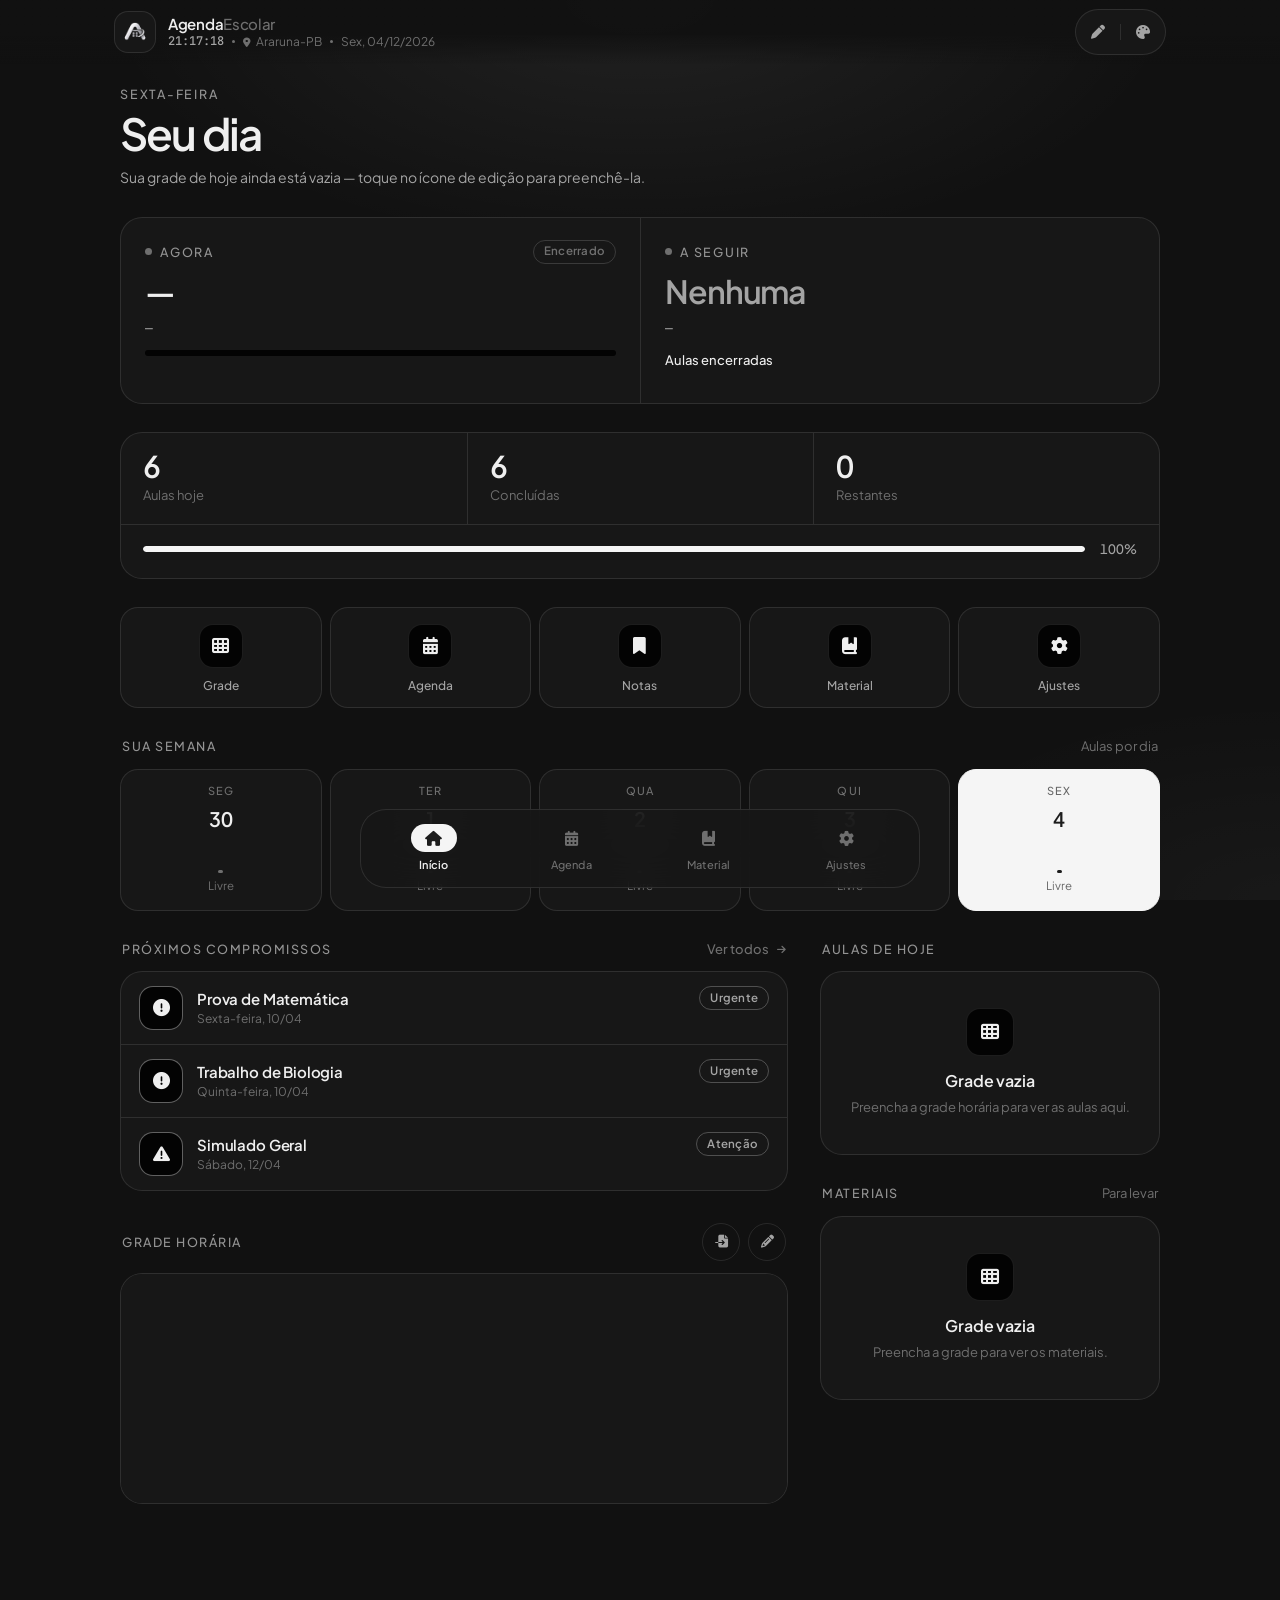
<file: index.html>
<!DOCTYPE html>
<html lang="pt-BR">
<head>
  <meta charset="UTF-8" />
  <meta name="viewport" content="width=device-width, initial-scale=1.0" />
  <meta name="description" content="Agenda Escolar Inteligente — Gerenciamento de horários semanais para estudantes do ensino médio." />
  <title>Agenda Escolar Inteligente</title>

  <!-- ===== PWA: Manifest & Icons ===== -->
  <link rel="manifest" href="manifest.json" />
  <link rel="icon" type="image/x-icon" href="assets/icons/favicon.ico" />
  <link rel="icon" type="image/png" sizes="192x192" href="assets/icons/icon-192.png" />
  <link rel="icon" type="image/png" sizes="512x512" href="assets/icons/icon-512.png" />

  <!-- ===== PWA: Theme & Display ===== -->
  <meta name="theme-color" content="#222222" media="(prefers-color-scheme: dark)" />
  <meta name="theme-color" content="#f2f2f1" media="(prefers-color-scheme: light)" />
  <meta name="color-scheme" content="dark light" />
  <meta name="mobile-web-app-capable" content="yes" />

  <!-- ===== PWA: Apple / iOS ===== -->
  <meta name="apple-mobile-web-app-capable" content="yes" />
  <meta name="apple-mobile-web-app-status-bar-style" content="black-translucent" />
  <meta name="apple-mobile-web-app-title" content="Agenda" />
  <link rel="apple-touch-icon" href="assets/icons/icon-192.png" />
  <link rel="apple-touch-icon" sizes="192x192" href="assets/icons/icon-192.png" />
  <link rel="apple-touch-icon" sizes="512x512" href="assets/icons/icon-512.png" />

  <!-- ===== PWA: Microsoft / Windows ===== -->
  <meta name="msapplication-TileColor" content="#222222" />
  <meta name="msapplication-TileImage" content="assets/icons/icon-192.png" />
  <meta name="msapplication-tap-highlight" content="no" />

  <!-- ===== SEO / Open Graph ===== -->
  <meta property="og:type" content="website" />
  <meta property="og:title" content="Agenda Escolar Inteligente" />
  <meta property="og:description" content="Gerenciamento de horários semanais para estudantes" />
  <meta property="og:image" content="assets/icons/icon-512.png" />
  <meta name="twitter:card" content="summary" />
  <meta name="twitter:title" content="Agenda Escolar Inteligente" />
  <meta name="twitter:image" content="assets/icons/icon-192.png" />

  <!-- Aplica o tema salvo antes do primeiro paint, evitando flash -->
  <script>
    (function () {
      var TEMAS_VALIDOS = ['dark', 'minimal-black', 'cyberpunk', 'space', 'space-pink', 'ocean', 'forest', 'sunset'];
      try {
        var raw = localStorage.getItem('agendaEscolar:db_v1');
        var t = null;
        if (raw) {
          var db = JSON.parse(raw);
          if (db && TEMAS_VALIDOS.indexOf(db.tema) !== -1) t = db.tema;
        }
        if (!t) {
          var legado = localStorage.getItem('agendaEscolar:tema');
          if (TEMAS_VALIDOS.indexOf(legado) !== -1) t = legado;
        }
        document.documentElement.setAttribute('data-theme', t || 'dark');
      } catch (e) {
        document.documentElement.setAttribute('data-theme', 'dark');
      }
    })();
  </script>

  <link rel="preconnect" href="https://fonts.googleapis.com" />
  <link rel="preconnect" href="https://fonts.gstatic.com" crossorigin />
  <link href="https://fonts.googleapis.com/css2?family=Plus+Jakarta+Sans:wght@300;400;500;600;700;800&family=JetBrains+Mono:wght@400;500;700&display=swap" rel="stylesheet" />
  <link rel="stylesheet" href="https://cdnjs.cloudflare.com/ajax/libs/font-awesome/6.7.2/css/all.min.css">

  <!-- ===== CSS modular ===== -->
  <link rel="stylesheet" href="css/variables.css" />
  <link rel="stylesheet" href="css/themes.css" />
  <link rel="stylesheet" href="css/style.css" />
  <link rel="stylesheet" href="css/header.css" />
  <link rel="stylesheet" href="css/footer.css" />
  <link rel="stylesheet" href="css/components.css" />
  <link rel="stylesheet" href="css/animations.css" />
  <link rel="stylesheet" href="css/views/inicio.css" />
  <link rel="stylesheet" href="css/views/agenda.css" />
  <link rel="stylesheet" href="css/views/material.css" />
  <link rel="stylesheet" href="css/views/configuracoes.css" />
  <link rel="stylesheet" href="css/theme-picker.css" />
  <link rel="stylesheet" href="css/responsive.css" />
</head>
<body data-plan="free">
  <!-- data-plan: "free" | "premium" — controla a exibição de selos e
       recursos futuros exclusivos do plano Premium em toda a aplicação. -->

  <!-- ===== HEADER (fixo) =====
       Estrutura: identidade (marca + contexto) à esquerda,
       ferramentas do app (anotações / tema) agrupadas à direita.
       O header é uma área de contexto — a navegação principal
       continua sendo responsabilidade exclusiva do footer. ===== -->
  <header class="top-bar" role="banner">
    <div class="top-bar__inner">

      <div class="top-bar__identity">
        <span class="brand__mark" aria-hidden="true">
          <img class="brand__logo" src="assets/icons/icon-192.png" alt="" width="42" height="42" />
        </span>

        <div class="top-bar__meta">
          <span class="brand__name">Agenda<em>Escolar</em></span>

          <div class="meta__context">
            <span class="context__time" id="realtimeTime">00:00:00</span>
            <span class="context__dot" aria-hidden="true"></span>
            <span class="context__location" title="Localização">
              <i class="fa-solid fa-location-dot" aria-hidden="true"></i>
              <span id="locationText">Araruna-PB</span>
            </span>
            <span class="context__dot context__dot--date" aria-hidden="true"></span>
            <span class="context__date" id="realtimeDate">Carregando...</span>
          </div>
        </div>
      </div>

      <div class="toolbar" role="toolbar" aria-label="Ferramentas do cabeçalho">
        <button class="icon-btn" id="notesButton" type="button" aria-label="Abrir anotações" title="Anotações">
          <i class="fa-solid fa-pen" aria-hidden="true"></i>
        </button>
        <span class="toolbar__divider" aria-hidden="true"></span>
        <button class="icon-btn" id="themeToggle" type="button" aria-label="Escolher tema (Style Themes)" title="Style Themes">
          <i class="fa-solid fa-palette" aria-hidden="true"></i>
        </button>
      </div>

    </div>
  </header>

  <!-- ===== MAIN — conteúdo das views (carregado via fetch) ===== -->
  <main class="main-wrapper" id="app" role="main" tabindex="-1">
    <div class="view-loader" id="viewLoader">
      <div class="view-loader__spinner"></div>
    </div>
  </main>

  <!-- ===== FOOTER (fixo) — navegação principal ===== -->
  <footer class="app-footer" role="contentinfo">
    <nav class="app-nav" aria-label="Navegação principal">
      <a href="#inicio" class="app-nav__item" data-view="inicio">
        <span class="app-nav__icon" aria-hidden="true"><i class="fa-solid fa-house"></i></span>
        <span class="app-nav__label">Início</span>
      </a>
      <a href="#agenda" class="app-nav__item" data-view="agenda">
        <span class="app-nav__icon" aria-hidden="true"><i class="fa-solid fa-calendar-days"></i></span>
        <span class="app-nav__label">Agenda</span>
      </a>
      <a href="#material" class="app-nav__item" data-view="material">
        <span class="app-nav__icon" aria-hidden="true"><i class="fa-solid fa-book-bookmark"></i></span>
        <span class="app-nav__label">Material</span>
      </a>
      <a href="#configuracoes" class="app-nav__item" data-view="configuracoes">
        <span class="app-nav__icon" aria-hidden="true"><i class="fa-solid fa-gear"></i></span>
        <span class="app-nav__label">Ajustes</span>
      </a>
    </nav>
  </footer>

  <!-- ===== OVERLAYS GLOBAIS (independem da view ativa) ===== -->

  <!-- TELA DE ANOTAÇÕES -->
  <div class="notes-screen" id="notesScreen" aria-hidden="true">
    <div class="notes-screen__header">
      <button class="notes-back" id="notesBack" type="button" aria-label="Voltar para a agenda">
        <span aria-hidden="true"><i class="fa-solid fa-arrow-left"></i></span>
        <span>Voltar</span>
      </button>
      <h1 class="notes-screen__title">Anotações</h1>
      <span class="notes-screen__spacer" aria-hidden="true"></span>
    </div>

    <div class="notes-screen__body">
      <div class="notes-grid" id="notesGrid"><!-- Preenchido via JS --></div>
      <div class="notes-empty" id="notesEmpty">
        <div class="notes-empty__icon" aria-hidden="true"><i class="fa-solid fa-pen"></i></div>
        <p class="notes-empty__title">Nenhuma anotação ainda</p>
        <p class="notes-empty__desc">Toque no botão "+" para criar a primeira.</p>
      </div>
    </div>

    <button class="notes-fab" id="notesFab" type="button" aria-label="Nova anotação">
      <i class="fa-solid fa-plus" aria-hidden="true"></i>
    </button>
  </div>

  <!-- MODAL: NOVA / EDITAR ANOTAÇÃO -->
  <div class="notes-modal" id="notesEditModal" aria-hidden="true" role="dialog" aria-modal="true" aria-labelledby="notesEditTitle">
    <div class="notes-modal__backdrop" id="notesEditBackdrop"></div>
    <div class="notes-modal__sheet">
      <div class="notes-modal__header">
        <h2 class="notes-modal__title" id="notesEditTitle">Nova anotação</h2>
        <button class="notes-modal__close" id="notesEditClose" type="button" aria-label="Fechar"><i class="fa-solid fa-xmark" aria-hidden="true"></i></button>
      </div>
      <input type="text" class="notes-input-title" id="noteTitleInput" placeholder="Título (opcional)" maxlength="80" />
      <textarea class="notes-textarea" id="noteContentInput" placeholder="Escreva aqui sua anotação..."></textarea>
      <div class="notes-modal__footer">
        <button class="notes-btn notes-btn--ghost" id="noteDeleteBtn" type="button" hidden>Excluir</button>
        <div class="notes-modal__footer-spacer"></div>
        <button class="notes-btn notes-btn--ghost" id="noteCancelBtn" type="button">Cancelar</button>
        <button class="notes-btn notes-btn--primary" id="noteSaveBtn" type="button">Salvar</button>
      </div>
    </div>
  </div>

  <!-- MODAL: VISUALIZAR ANOTAÇÃO -->
  <div class="notes-modal" id="notesViewModal" aria-hidden="true" role="dialog" aria-modal="true" aria-labelledby="notesViewTitle">
    <div class="notes-modal__backdrop" id="notesViewBackdrop"></div>
    <div class="notes-modal__sheet">
      <div class="notes-modal__header">
        <h2 class="notes-modal__title" id="notesViewTitle">Anotação</h2>
        <button class="notes-modal__close" id="notesViewClose" type="button" aria-label="Fechar"><i class="fa-solid fa-xmark" aria-hidden="true"></i></button>
      </div>
      <div class="notes-view__date" id="noteViewDate">—</div>
      <div class="notes-view__content" id="noteViewContent"></div>
      <div class="notes-modal__footer">
        <button class="notes-btn notes-btn--ghost" id="noteViewEditBtn" type="button">Editar</button>
      </div>
    </div>
  </div>

  <!-- TELA DE EDIÇÃO DA GRADE -->
  <div class="notes-screen" id="gradeEditorScreen" aria-hidden="true" role="dialog" aria-modal="true" aria-label="Editor da grade horária">
    <div class="grade-editor__header">
      <div class="grade-editor__header-row grade-editor__header-row--main">
        <button class="notes-back" id="gradeEditorBack" type="button" aria-label="Fechar editor da grade">
          <span aria-hidden="true"><i class="fa-solid fa-arrow-left"></i></span>
          <span>Voltar</span>
        </button>
        <h1 class="notes-screen__title">Editar Grade</h1>
        <button class="grade-btn grade-btn--primary" id="gradeEditorSalvar" type="button" aria-label="Salvar grade">
          <i class="fa-solid fa-floppy-disk"></i> Salvar
        </button>
      </div>
      <div class="grade-editor__header-row grade-editor__header-row--actions">
        <button class="grade-btn grade-btn--ghost grade-btn--sm" id="gradeEditorImportar" type="button" aria-label="Importar grade via JSON">
          <i class="fa-solid fa-file-import"></i> Importar JSON
        </button>
        <button class="grade-btn grade-btn--ghost grade-btn--sm" id="gradeEditorExportar" type="button" aria-label="Exportar backup completo como JSON">
          <i class="fa-solid fa-file-export"></i> Exportar backup
        </button>
        <button class="grade-btn grade-btn--danger grade-btn--sm" id="gradeEditorLimpar" type="button">
          <i class="fa-solid fa-trash-can"></i> Limpar
        </button>
      </div>
    </div>

    <div class="notes-screen__body grade-editor__body">
      <div class="grade-editor__table-wrapper">
        <table class="grade-editor__table" id="gradeEditorTable">
          <thead>
            <tr>
              <th class="ge-col-horario">Horário</th>
              <th data-dia="segunda">Segunda</th>
              <th data-dia="terca">Terça</th>
              <th data-dia="quarta">Quarta</th>
              <th data-dia="quinta">Quinta</th>
              <th data-dia="sexta">Sexta</th>
            </tr>
          </thead>
          <tbody id="gradeEditorBody"><!-- Preenchido via JS --></tbody>
        </table>
      </div>
    </div>
  </div>

  <!-- TELA: STYLE THEMES (seletor de temas visuais) -->
  <div class="notes-screen" id="themeScreen" aria-hidden="true" role="dialog" aria-modal="true" aria-label="Seletor de Style Themes">
    <div class="notes-screen__header">
      <button class="notes-back" id="themeScreenBack" type="button" aria-label="Fechar seletor de temas">
        <span aria-hidden="true"><i class="fa-solid fa-arrow-left"></i></span>
        <span>Voltar</span>
      </button>
      <h1 class="notes-screen__title">Style Themes</h1>
      <span class="notes-screen__spacer" aria-hidden="true"></span>
    </div>

    <div class="notes-screen__body">
      <p class="theme-screen__intro">Escolha uma identidade visual completa para o app. A troca é instantânea e fica salva neste dispositivo.</p>
      <div class="theme-grid" id="themeGrid"><!-- Preenchido via JS (themes.js) --></div>
    </div>
  </div>

  <noscript>
    <p style="padding:6rem 1.5rem;text-align:center;font-family:system-ui,sans-serif">
      Este aplicativo precisa de JavaScript para funcionar. Ative o JavaScript no seu navegador.
    </p>
  </noscript>

  <script type="module" src="js/app.js"></script>
</body>
</html>
</file>
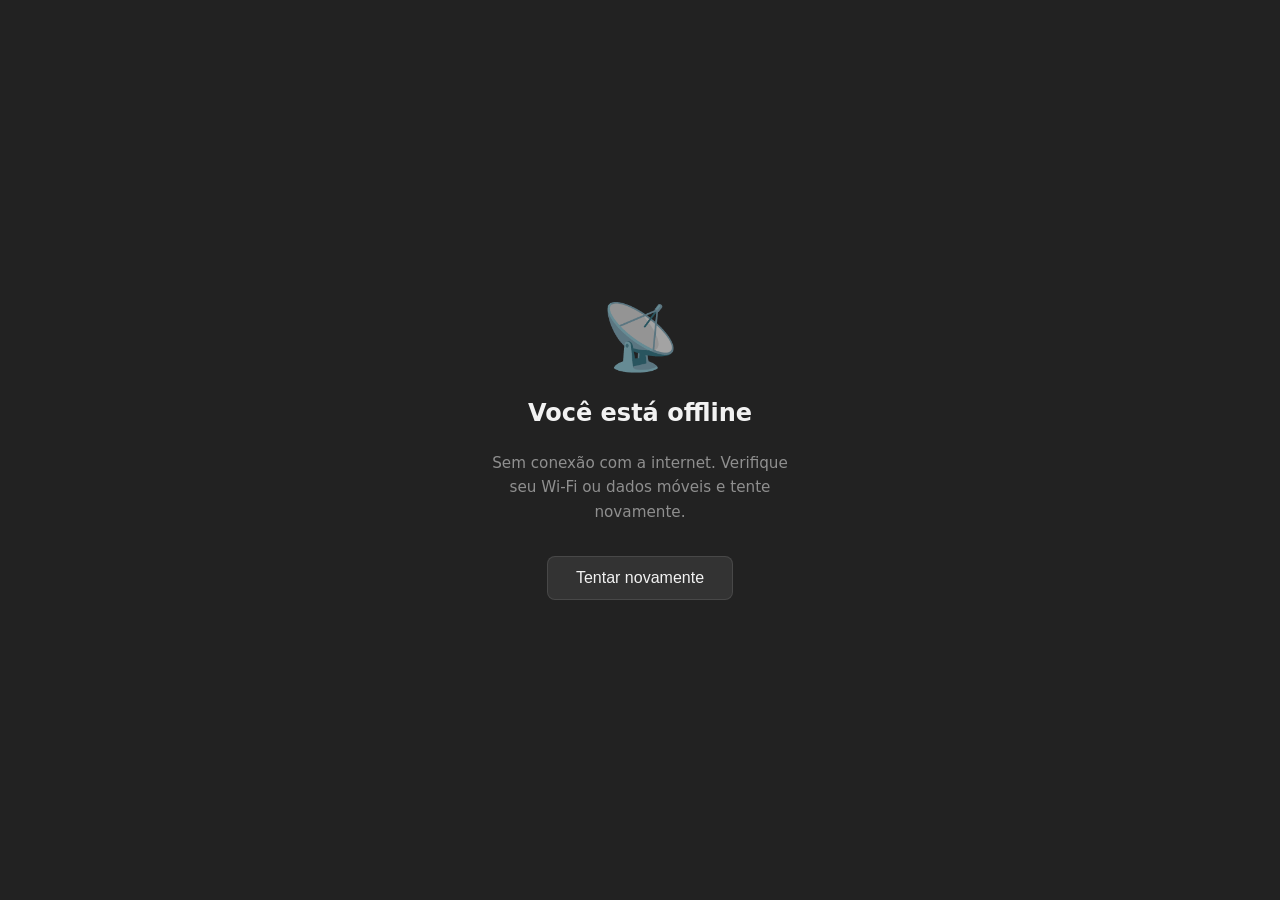
<file: offline.html>
<!DOCTYPE html>
<html lang="pt-BR" data-theme="dark">
<head>
  <meta charset="UTF-8" />
  <meta name="viewport" content="width=device-width, initial-scale=1.0" />
  <title>Sem conexão — Agenda Escolar</title>
  <style>
    *, *::before, *::after { box-sizing: border-box; margin: 0; padding: 0; }
    body {
      font-family: 'Plus Jakarta Sans', system-ui, sans-serif;
      background: #222222;
      color: #d8d8d8;
      min-height: 100dvh;
      display: flex;
      flex-direction: column;
      align-items: center;
      justify-content: center;
      gap: 1.5rem;
      padding: 2rem;
      text-align: center;
    }
    .icon { font-size: 4rem; opacity: .6; }
    h1 { font-size: 1.5rem; font-weight: 700; color: #f2f2f2; }
    p { font-size: .95rem; color: #8f8f8f; max-width: 320px; line-height: 1.6; }
    button {
      margin-top: .5rem;
      padding: .75rem 1.75rem;
      background: #333333;
      color: #f2f2f2;
      border: 1px solid rgba(255,255,255,0.1);
      border-radius: 8px;
      font-size: 1rem;
      font-weight: 500;
      cursor: pointer;
      transition: background .2s;
    }
    button:hover { background: #3c3c3c; }
  </style>
</head>
<body>
  <div class="icon">📡</div>
  <h1>Você está offline</h1>
  <p>Sem conexão com a internet. Verifique seu Wi-Fi ou dados móveis e tente novamente.</p>
  <button onclick="location.reload()">Tentar novamente</button>
</body>
</html>
</file>
<file: css/variables.css>
/* ========================================================
   VARIABLES.CSS — Layout, tipografia, espaçamento, transições
   ========================================================
   IMPORTANTE: a paleta de cores vive em css/themes.css (Style Themes).
   Aqui ficam tokens estruturais e os tokens de SUPERFÍCIE (--ui-*),
   que apenas derivam das cores do tema ativo (color-mix) — assim os
   8 temas continuam funcionando em todas as telas.
   ======================================================== */

  :root {
    --font-sans: 'Plus Jakarta Sans', -apple-system, BlinkMacSystemFont, 'Segoe UI', sans-serif;
    --font-mono: 'JetBrains Mono', 'SF Mono', monospace;

    /* Espaçamentos */
    --space-xs:  4px;
    --space-sm:  8px;
    --space-md:  16px;
    --space-lg:  24px;
    --space-xl:  32px;
    --space-2xl: 48px;

    /* Layout */
    --max-width:        1100px;
    --top-bar-height:   64px;
    --bottom-nav-height: 92px;
    --radius-sm: 6px;
    --radius-md: 10px;
    --radius-lg: 14px;
    --radius-pill: 999px;

    /* Transições */
    --transition-fast:  0.15s ease;
    --transition-med:   0.25s cubic-bezier(0.4, 0, 0.2, 1);
    --transition-slow:  0.4s ease;
  
    /* ---- Linguagem visual compartilhada (a mesma da Agenda) ---- */
    --ui-radius:    22px;
    --ui-radius-sm: 14px;
    --ui-ease:      cubic-bezier(.2, .8, .2, 1);
    --ui-max:       1040px;

    --ui-page:          color-mix(in srgb, var(--bg-page) 50%, black);
    --ui-surface:       color-mix(in srgb, var(--bg-card) 60%, black);
    --ui-surface-hover: color-mix(in srgb, var(--bg-card-hover) 58%, black);
    --ui-surface-press: color-mix(in srgb, var(--bg-elevated) 65%, black);
    --ui-sheet:         color-mix(in srgb, var(--bg-card) 78%, black);
    --ui-inset:         color-mix(in srgb, var(--bg-page) 10%, black);
    --ui-line:          var(--border-medium);
    --ui-line-hover:    var(--border-strong);
    --ui-faint:         color-mix(in srgb, var(--text-secondary) 70%, var(--text-muted));
    --ui-cta-bg:        var(--accent-strong);
    --ui-cta-text:      var(--text_btn);
    --ui-bg-image:
      radial-gradient(60% 40% at 50% 0%, var(--overlay-medium), transparent 70%),
      radial-gradient(45% 32% at 100% 100%, var(--overlay-faint), transparent 70%);
  }
</file>
<file: css/themes.css>
/* ============================================================
   THEMES.CSS — Style Themes
   ============================================================
   Único arquivo responsável por definições de cor da aplicação.
   Nenhum outro arquivo CSS deve conter cores "hardcoded": todos
   os componentes consomem exclusivamente as variáveis definidas
   aqui, através de var(--nome-da-variavel).

   Cada tema é ativado via atributo no <html>:
     <html data-theme="nome-do-tema">
   e redefine o conjunto completo de variáveis abaixo.

   --------------------------------------------------------------
   GRUPO A — variáveis "núcleo" (consumidas pelo restante do app)
   --------------------------------------------------------------
     --bg-page, --bg-primary, --bg-secondary, --bg-tertiary,
     --bg-card, --bg-card-hover, --bg-table-even, --bg-table-odd,
     --header, --footer, --bg-elevated,
     --accent-primary, --accent-soft, --accent-strong,
     --accent-success, --accent-warning, --accent-danger, --accent-info,
     --text-primary, --text-secondary, --text-muted, --text-inverse, --text_btn,
     --border-subtle, --border-medium, --border-strong, --border-accent,
     --shadow-sm, --shadow-md, --shadow-lg, --shadow-glow,
     --bg-glow-1, --bg-glow-2,
     --overlay-faint, --overlay-soft, --overlay-medium, --overlay-line

   --------------------------------------------------------------
   GRUPO B — nomes padronizados (usados pelo seletor de temas e
   por qualquer novo componente futuro; são aliases do Grupo A)
   --------------------------------------------------------------
     --bg, --surface, --surface-hover, --card, --border,
     --text, --text-secondary, --primary, --primary-hover,
     --success, --warning, --danger, --shadow,
     --nav-active, --nav-inactive
   ============================================================ */


/* ============================================================
   1. DARK (padrão) — Grafite premium minimalista
   ============================================================ */
:root,
[data-theme="dark"] {
  --bg-page:          #222222;
  --bg-primary:       #262626;
  --bg-secondary:     var(--bg-card);
  --bg-tertiary:      #2b2b2b;
  --bg-card:          #272727;
  --bg-card-hover:    #303030;
  --bg-table-even:    #292929;
  --bg-table-odd:     #242424;
  --header:           none;
  --bg-elevated:      #333333;

  --accent-primary:   #d6d6d6;
  --accent-soft:      #9c9c9c;
  --accent-strong:    #f5f5f5;
  --accent-success:   #94c1a4;
  --accent-warning:   #d3ac74;
  --accent-danger:    #bd564d;
  --accent-info:      #94b3ca;

  --text-primary:     #efefef;
  --text-secondary:   #a4a4a4;
  --text-muted:       #6f6f6f;
  --text-inverse:     #1c1c1c;
  --text_btn:         #1c1c1c;

  --border-subtle:    rgba(255,255,255,0.06);
  --border-medium:    rgba(255,255,255,0.10);
  --border-strong:    rgba(255,255,255,0.15);
  --border-accent:    rgba(214,214,214,0.28);

  --shadow-sm:  0 2px 10px rgba(0,0,0,0.18);
  --shadow-md:  0 8px 24px rgba(0,0,0,0.24);
  --shadow-lg:  0 16px 40px rgba(0,0,0,0.30);
  --shadow-glow: 0 0 0 1px rgba(255,255,255,0.02), 0 10px 28px rgba(0,0,0,0.45);

  --bg-glow-1: rgba(255,255,255,0.03);
  --bg-glow-2: rgba(255,255,255,0.02);

  --overlay-faint:   rgba(255,255,255,0.03);
  --overlay-soft:    rgba(255,255,255,0.035);
  --overlay-medium:  rgba(255,255,255,0.07);
  --overlay-line:    rgba(255,255,255,0.22);

  --primary-hover: #ececec;
  --theme-preview-1: #222222;
  --theme-preview-2: #333333;
  --theme-preview-3: #d6d6d6;
}


/* ============================================================
   2. MINIMAL-BLACK — Preto Minimalista
   Preto absoluto, contraste alto, zero ruído visual.
   ============================================================ */
[data-theme="minimal-black"] {
  --bg-page:          #0a0a0a;
  --bg-primary:       #0d0d0d;
  --bg-secondary:     var(--bg-card);
  --bg-tertiary:      #131313;
  --bg-card:          #111111;
  --bg-card-hover:    #1a1a1a;
  --bg-table-even:    #121212;
  --bg-table-odd:     #0d0d0d;
  --header:           none;
  --bg-elevated:      #1c1c1c;

  --accent-primary:   #ffffff;
  --accent-soft:      #9a9a9a;
  --accent-strong:    #ffffff;
  --accent-success:   #7fd99a;
  --accent-warning:   #d9b46a;
  --accent-danger:    #d9645a;
  --accent-info:      #8fb8d9;

  --text-primary:     #f5f5f5;
  --text-secondary:   #8f8f8f;
  --text-muted:       #5a5a5a;
  --text-inverse:     #0a0a0a;
  --text_btn:         #0a0a0a;

  --border-subtle:    rgba(255,255,255,0.05);
  --border-medium:    rgba(255,255,255,0.09);
  --border-strong:    rgba(255,255,255,0.14);
  --border-accent:    rgba(255,255,255,0.25);

  --shadow-sm:  0 2px 10px rgba(0,0,0,0.35);
  --shadow-md:  0 8px 26px rgba(0,0,0,0.45);
  --shadow-lg:  0 18px 46px rgba(0,0,0,0.55);
  --shadow-glow: 0 0 0 1px rgba(255,255,255,0.04), 0 10px 30px rgba(0,0,0,0.6);

  --bg-glow-1: rgba(255,255,255,0.015);
  --bg-glow-2: rgba(255,255,255,0.01);

  --overlay-faint:   rgba(255,255,255,0.02);
  --overlay-soft:    rgba(255,255,255,0.03);
  --overlay-medium:  rgba(255,255,255,0.06);
  --overlay-line:    rgba(255,255,255,0.18);

  --primary-hover: #e2e2e2;
  --theme-preview-1: #0a0a0a;
  --theme-preview-2: #1c1c1c;
  --theme-preview-3: #ffffff;
}


/* ============================================================
   3. CYBERPUNK — Neon magenta e ciano sobre roxo profundo
   ============================================================ */
[data-theme="cyberpunk"] {
  --bg-page:          #0b0715;
  --bg-primary:       #0f0a1d;
  --bg-secondary:     var(--bg-card);
  --bg-tertiary:      #171029;
  --bg-card:          #130d24;
  --bg-card-hover:    #1c1436;
  --bg-table-even:    #150f28;
  --bg-table-odd:     #110b20;
  --header:           rgba(11,7,21,0.7);
  --bg-elevated:      #201936;

  --accent-primary:   #ff2fd6;
  --accent-soft:      #b060ff;
  --accent-strong:    #00f0ff;
  --accent-success:   #39ffb0;
  --accent-warning:   #ffd23f;
  --accent-danger:    #ff3b5c;
  --accent-info:      #4fd6ff;

  --text-primary:     #f2e9ff;
  --text-secondary:   #b39ddb;
  --text-muted:       #6a5a8a;
  --text-inverse:     #0b0715;
  --text_btn:         #0b0715;

  --border-subtle:    rgba(255,47,214,0.10);
  --border-medium:    rgba(179,96,255,0.18);
  --border-strong:    rgba(0,240,255,0.25);
  --border-accent:    rgba(255,47,214,0.35);

  --shadow-sm:  0 2px 12px rgba(255,47,214,0.12);
  --shadow-md:  0 8px 28px rgba(123,47,247,0.22);
  --shadow-lg:  0 18px 48px rgba(0,240,255,0.18);
  --shadow-glow: 0 0 0 1px rgba(255,47,214,0.18), 0 0 30px rgba(0,240,255,0.28);

  --bg-glow-1: rgba(255,47,214,0.07);
  --bg-glow-2: rgba(0,240,255,0.05);

  --overlay-faint:   rgba(255,47,214,0.05);
  --overlay-soft:    rgba(179,96,255,0.07);
  --overlay-medium:  rgba(0,240,255,0.10);
  --overlay-line:    rgba(255,47,214,0.32);

  --primary-hover: #ff5fe0;
  --theme-preview-1: #0b0715;
  --theme-preview-2: #ff2fd6;
  --theme-preview-3: #00f0ff;
}


/* ============================================================
   4. SPACE — Espacial: índigo profundo, atmosfera cósmica fria
   ============================================================ */
[data-theme="space"] {
  --bg-page:          #05060f;
  --bg-primary:       #070914;
  --bg-secondary:     var(--bg-card);
  --bg-tertiary:      #0e1122;
  --bg-card:          #0b0e1c;
  --bg-card-hover:    #131828;
  --bg-table-even:    #0d1020;
  --bg-table-odd:     #090b18;
  --header:           rgba(5,6,15,0.75);
  --bg-elevated:      #171c30;

  --accent-primary:   #7c8cff;
  --accent-soft:      #545e94;
  --accent-strong:    #b6c1ff;
  --accent-success:   #5fd9a0;
  --accent-warning:   #e0b95f;
  --accent-danger:    #e0615f;
  --accent-info:      #6fb8e0;

  --text-primary:     #e8eaf6;
  --text-secondary:   #9098bf;
  --text-muted:       #5a6088;
  --text-inverse:     #05060f;
  --text_btn:         #05060f;

  --border-subtle:    rgba(124,140,255,0.08);
  --border-medium:    rgba(124,140,255,0.14);
  --border-strong:    rgba(124,140,255,0.22);
  --border-accent:    rgba(124,140,255,0.35);

  --shadow-sm:  0 2px 12px rgba(0,0,0,0.4);
  --shadow-md:  0 8px 28px rgba(0,0,0,0.5);
  --shadow-lg:  0 20px 50px rgba(0,0,0,0.6);
  --shadow-glow: 0 0 0 1px rgba(124,140,255,0.12), 0 0 40px rgba(124,140,255,0.22);

  --bg-glow-1: rgba(124,140,255,0.06);
  --bg-glow-2: rgba(182,193,255,0.03);

  --overlay-faint:   rgba(124,140,255,0.04);
  --overlay-soft:    rgba(124,140,255,0.06);
  --overlay-medium:  rgba(124,140,255,0.09);
  --overlay-line:    rgba(124,140,255,0.3);

  --primary-hover: #97a4ff;
  --theme-preview-1: #05060f;
  --theme-preview-2: #171c30;
  --theme-preview-3: #7c8cff;
}


/* ============================================================
   5. SPACE PINK — Nebulosa em tons de rosa e violeta
   ============================================================ */
[data-theme="space-pink"] {
  --bg-page:          #140a1e;
  --bg-primary:       #170c22;
  --bg-secondary:     var(--bg-card);
  --bg-tertiary:      #20122e;
  --bg-card:          #1b0f28;
  --bg-card-hover:    #261a35;
  --bg-table-even:    #1d1129;
  --bg-table-odd:     #180d24;
  --header:           rgba(20,10,30,0.75);
  --bg-elevated:      #2c1c3c;

  --accent-primary:   #ff6ec7;
  --accent-soft:      #c98fd9;
  --accent-strong:    #ffd6f0;
  --accent-success:   #6fe0b0;
  --accent-warning:   #f0c26f;
  --accent-danger:    #f06f8a;
  --accent-info:      #b48af0;

  --text-primary:     #f6e9f5;
  --text-secondary:   #b18fc0;
  --text-muted:       #6e5680;
  --text-inverse:     #140a1e;
  --text_btn:         #140a1e;

  --border-subtle:    rgba(255,110,199,0.09);
  --border-medium:    rgba(255,110,199,0.16);
  --border-strong:    rgba(255,110,199,0.24);
  --border-accent:    rgba(255,110,199,0.35);

  --shadow-sm:  0 2px 12px rgba(0,0,0,0.35);
  --shadow-md:  0 8px 26px rgba(0,0,0,0.45);
  --shadow-lg:  0 18px 46px rgba(0,0,0,0.55);
  --shadow-glow: 0 0 0 1px rgba(255,110,199,0.16), 0 0 36px rgba(180,138,240,0.26);

  --bg-glow-1: rgba(255,110,199,0.06);
  --bg-glow-2: rgba(180,138,240,0.04);

  --overlay-faint:   rgba(255,110,199,0.04);
  --overlay-soft:    rgba(255,110,199,0.06);
  --overlay-medium:  rgba(180,138,240,0.09);
  --overlay-line:    rgba(255,110,199,0.3);

  --primary-hover: #ff8fd4;
  --theme-preview-1: #140a1e;
  --theme-preview-2: #ff6ec7;
  --theme-preview-3: #b48af0;
}


/* ============================================================
   6. OCEAN — Azul-petróleo profundo, atmosfera calma e fluida
   ============================================================ */
[data-theme="ocean"] {
  --bg-page:          #061c22;
  --bg-primary:       #072028;
  --bg-secondary:     var(--bg-card);
  --bg-tertiary:      #0c2a33;
  --bg-card:          #082530;
  --bg-card-hover:    #0e2f3b;
  --bg-table-even:    #092832;
  --bg-table-odd:     #071f28;
  --header:           rgba(6,28,34,0.75);
  --bg-elevated:      #123845;

  --accent-primary:   #2dd4bf;
  --accent-soft:      #5fa8ad;
  --accent-strong:    #7cf0e0;
  --accent-success:   #4ade80;
  --accent-warning:   #e0b95f;
  --accent-danger:    #e0615f;
  --accent-info:      #5fb8e0;

  --text-primary:     #e3f4f4;
  --text-secondary:   #8fb8bd;
  --text-muted:       #4f7075;
  --text-inverse:     #061c22;
  --text_btn:         #061c22;

  --border-subtle:    rgba(45,212,191,0.08);
  --border-medium:    rgba(45,212,191,0.14);
  --border-strong:    rgba(45,212,191,0.22);
  --border-accent:    rgba(45,212,191,0.32);

  --shadow-sm:  0 2px 12px rgba(0,0,0,0.35);
  --shadow-md:  0 8px 26px rgba(0,0,0,0.45);
  --shadow-lg:  0 18px 46px rgba(0,0,0,0.55);
  --shadow-glow: 0 0 0 1px rgba(45,212,191,0.14), 0 0 34px rgba(45,212,191,0.2);

  --bg-glow-1: rgba(45,212,191,0.06);
  --bg-glow-2: rgba(95,184,224,0.03);

  --overlay-faint:   rgba(45,212,191,0.04);
  --overlay-soft:    rgba(45,212,191,0.06);
  --overlay-medium:  rgba(45,212,191,0.09);
  --overlay-line:    rgba(45,212,191,0.28);

  --primary-hover: #4fe3cf;
  --theme-preview-1: #061c22;
  --theme-preview-2: #123845;
  --theme-preview-3: #2dd4bf;
}


/* ============================================================
   7. FOREST — Verde-floresta profundo, atmosfera natural
   ============================================================ */
[data-theme="forest"] {
  --bg-page:          #0d1712;
  --bg-primary:       #0f1a15;
  --bg-secondary:     var(--bg-card);
  --bg-tertiary:      #16241d;
  --bg-card:          #121f19;
  --bg-card-hover:    #1a2b22;
  --bg-table-even:    #13211a;
  --bg-table-odd:     #0e1a14;
  --header:           rgba(13,23,18,0.75);
  --bg-elevated:      #1e3128;

  --accent-primary:   #52c785;
  --accent-soft:      #7fa08c;
  --accent-strong:    #9df0c0;
  --accent-success:   #52c785;
  --accent-warning:   #d9a552;
  --accent-danger:    #d9695a;
  --accent-info:      #5ea3a0;

  --text-primary:     #e6f2ea;
  --text-secondary:   #8fab99;
  --text-muted:       #566b5d;
  --text-inverse:     #0d1712;
  --text_btn:         #0d1712;

  --border-subtle:    rgba(82,199,133,0.08);
  --border-medium:    rgba(82,199,133,0.14);
  --border-strong:    rgba(82,199,133,0.22);
  --border-accent:    rgba(82,199,133,0.32);

  --shadow-sm:  0 2px 12px rgba(0,0,0,0.35);
  --shadow-md:  0 8px 26px rgba(0,0,0,0.45);
  --shadow-lg:  0 18px 46px rgba(0,0,0,0.55);
  --shadow-glow: 0 0 0 1px rgba(82,199,133,0.14), 0 0 32px rgba(82,199,133,0.18);

  --bg-glow-1: rgba(82,199,133,0.05);
  --bg-glow-2: rgba(157,240,192,0.03);

  --overlay-faint:   rgba(82,199,133,0.04);
  --overlay-soft:    rgba(82,199,133,0.06);
  --overlay-medium:  rgba(82,199,133,0.09);
  --overlay-line:    rgba(82,199,133,0.28);

  --primary-hover: #6fd89a;
  --theme-preview-1: #0d1712;
  --theme-preview-2: #1e3128;
  --theme-preview-3: #52c785;
}


/* ============================================================
   8. SUNSET — Pôr do sol: âmbar e coral sobre marrom profundo
   ============================================================ */
[data-theme="sunset"] {
  --bg-page:          #1c1109;
  --bg-primary:       #20130a;
  --bg-secondary:     var(--bg-card);
  --bg-tertiary:      #2a1a0f;
  --bg-card:          #24160c;
  --bg-card-hover:    #2e1d11;
  --bg-table-even:    #251710;
  --bg-table-odd:     #1f120b;
  --header:           rgba(28,17,9,0.75);
  --bg-elevated:      #34210f;

  --accent-primary:   #ff7849;
  --accent-soft:      #c98f6c;
  --accent-strong:    #ffb98a;
  --accent-success:   #6fbf7a;
  --accent-warning:   #f2b039;
  --accent-danger:    #e0524a;
  --accent-info:      #d99a5f;

  --text-primary:     #f7ece1;
  --text-secondary:   #c2a48d;
  --text-muted:       #7d6250;
  --text-inverse:     #1c1109;
  --text_btn:         #1c1109;

  --border-subtle:    rgba(255,120,73,0.09);
  --border-medium:    rgba(255,120,73,0.16);
  --border-strong:    rgba(255,120,73,0.24);
  --border-accent:    rgba(255,120,73,0.35);

  --shadow-sm:  0 2px 12px rgba(0,0,0,0.35);
  --shadow-md:  0 8px 26px rgba(0,0,0,0.45);
  --shadow-lg:  0 18px 46px rgba(0,0,0,0.55);
  --shadow-glow: 0 0 0 1px rgba(255,120,73,0.16), 0 0 34px rgba(242,176,57,0.22);

  --bg-glow-1: rgba(255,120,73,0.07);
  --bg-glow-2: rgba(242,176,57,0.04);

  --overlay-faint:   rgba(255,120,73,0.05);
  --overlay-soft:    rgba(255,120,73,0.07);
  --overlay-medium:  rgba(242,176,57,0.09);
  --overlay-line:    rgba(255,120,73,0.3);

  --primary-hover: #ff9068;
  --theme-preview-1: #1c1109;
  --theme-preview-2: #34210f;
  --theme-preview-3: #ff7849;
}


/* ============================================================
   GRUPO B — Aliases padronizados (idênticos em todos os temas)
   Mantidos num único bloco para não duplicar valores: sempre
   apontam para a variável "núcleo" já definida acima, em
   qualquer tema ativo.
   ============================================================ */
:root {
  --bg:             var(--bg-page);
  --surface:        var(--bg-primary);
  --surface-hover:  var(--bg-card-hover);
  --card:           var(--bg-card);
  --border:         var(--border-medium);
  --text:           var(--text-primary);
  /* --text-secondary já existe com este nome exato (Grupo A) */
  --primary:        var(--accent-primary);
  --success:        var(--accent-success);
  --warning:        var(--accent-warning);
  --danger:         var(--accent-danger);
  --shadow:         var(--shadow-md);
  --footer:         var(--header);
  --nav-active:     var(--accent-primary);
  --nav-inactive:   var(--text-muted);
}
</file>
<file: css/style.css>
/* ========================================================
   STYLE.CSS — Reset global, fundo da página e estrutura base
   --------------------------------------------------------
   Todas as telas compartilham a linguagem visual da Agenda:
   fundo escuro com brilho radial, superfícies lisas, bordas
   finas, cantos de 22px e rótulos em caixa-alta.
   ======================================================== */
  *, *::before, *::after {
    box-sizing: border-box;
    margin: 0;
    padding: 0;
  }

  html {
    scroll-behavior: smooth;
    -webkit-text-size-adjust: 100%;
  }

  body {
    font-family: var(--font-sans);
    background-color: var(--ui-page);
    background-image: var(--ui-bg-image);
    background-attachment: fixed;
    color: var(--text-primary);
    line-height: 1.6;
    min-height: 100vh;
    overflow-x: hidden;
    -webkit-font-smoothing: antialiased;
    -moz-osx-font-smoothing: grayscale;
    -webkit-tap-highlight-color: transparent;
    transition: background-color var(--transition-slow), color var(--transition-slow);
  }

  body, body * {
    transition: background-color var(--transition-med), border-color var(--transition-med), color var(--transition-med), box-shadow var(--transition-med);
  }

  button { font-family: inherit; }

  ::selection { background: var(--overlay-line); }

/* ---- Main Wrapper ---- */
  .main-wrapper {
    max-width: var(--max-width);
    margin: 0 auto;
    padding:
      calc(var(--top-bar-height) + env(safe-area-inset-top, 0px) + var(--space-md))
      var(--space-lg)
      calc(var(--bottom-nav-height) + env(safe-area-inset-bottom, 0px) + var(--space-lg));
    min-height: 100vh;
    display: flex;
    flex-direction: column;
    gap: var(--space-lg);
    position: relative;
  }

  .main-wrapper:focus { outline: none; }

  /* ---- Loader de transição entre views ---- */
  .view-loader {
    display: flex;
    align-items: center;
    justify-content: center;
    padding: var(--space-2xl) 0;
    min-height: 40vh;
  }

  .view-loader__spinner {
    width: 32px;
    height: 32px;
    border-radius: 50%;
    border: 2px solid var(--ui-line);
    border-top-color: var(--text-primary);
    animation: spin 0.8s linear infinite;
  }

  @keyframes spin {
    to { transform: rotate(360deg); }
  }

  .view-fade-in {
    animation: fadeInUp 0.35s var(--ui-ease) both;
  }

  /* ---- Estrutura comum das views (filho direto do main-wrapper) ---- */
  .view-inicio,
  .view-agenda,
  .view-material,
  .view-configuracoes {
    display: flex;
    flex-direction: column;
    width: 100%;
    max-width: var(--ui-max);
    margin: 0 auto;
    gap: 28px;
  }

/* ---- Utilitários globais ---- */
  .sr-only {
    position: absolute;
    width: 1px;
    height: 1px;
    padding: 0;
    margin: -1px;
    overflow: hidden;
    clip: rect(0,0,0,0);
    white-space: nowrap;
    border: 0;
  }

  /* Foco visível e consistente em todo o app */
  :where(a, button, input, textarea, [tabindex]):focus-visible {
    outline: 2px solid var(--text-primary);
    outline-offset: 3px;
  }
</file>
<file: css/header.css>
/* ========================================================
   HEADER.CSS — Barra superior fixa (top bar)
   --------------------------------------------------------
   O header é uma área de CONTEXTO e IDENTIDADE; a navegação
   principal é do footer. Duas zonas:
     1) .top-bar__identity → marca + horário · local · data
     2) .toolbar           → ferramentas do app, numa pílula
   ======================================================== */

@keyframes topBarReveal {
  from { opacity: 0; transform: translateY(-6px); }
  to   { opacity: 1; transform: translateY(0); }
}

.top-bar {
  position: fixed;
  top: 0;
  left: 0;
  right: 0;
  z-index: 1000;
  height: calc(var(--top-bar-height) + env(safe-area-inset-top, 0px));
  padding-top: env(safe-area-inset-top, 0px);
  background: linear-gradient(180deg,
    color-mix(in srgb, var(--ui-page) 94%, transparent) 55%,
    transparent);
  pointer-events: none;
}

.top-bar__inner {
  max-width: var(--max-width);
  margin: 0 auto;
  height: 100%;
  display: flex;
  align-items: center;
  justify-content: space-between;
  padding: 0 var(--space-lg);
  gap: var(--space-md);
  animation: topBarReveal 0.45s var(--ui-ease) both;
}

.top-bar__inner > * { pointer-events: auto; }

/* ---------- Identidade ---------- */
.top-bar__identity {
  display: flex;
  align-items: center;
  gap: 12px;
  min-width: 0;
  flex: 1 1 auto;
}

.brand__mark {
  display: flex;
  align-items: center;
  justify-content: center;
  width: 42px;
  height: 42px;
  flex-shrink: 0;
  overflow: hidden;
  border-radius: var(--ui-radius-sm);
  background: var(--ui-surface);
  border: 1px solid var(--ui-line);
}

.brand__logo {
  width: 100%;
  height: 100%;
  object-fit: contain;
  display: block;
}

.top-bar__meta {
  display: flex;
  flex-direction: column;
  justify-content: center;
  gap: 3px;
  min-width: 0;
}

.brand__name {
  font-weight: 600;
  font-size: 15px;
  letter-spacing: -.02em;
  color: var(--text-primary);
  white-space: nowrap;
  line-height: 1.1;
}

.brand__name em {
  font-style: normal;
  font-weight: 500;
  color: var(--text-muted);
}

.meta__context {
  display: flex;
  align-items: center;
  min-width: 0;
  overflow: hidden;
  line-height: 1.1;
}

.context__time {
  font-family: var(--font-mono);
  font-size: 12px;
  font-weight: 500;
  font-variant-numeric: tabular-nums;
  color: var(--text-secondary);
  flex-shrink: 0;
}

.context__dot {
  width: 3px;
  height: 3px;
  border-radius: 50%;
  background: var(--text-muted);
  margin: 0 8px;
  flex-shrink: 0;
}

.context__location {
  display: flex;
  align-items: center;
  gap: 5px;
  font-size: 12px;
  color: var(--text-muted);
  white-space: nowrap;
  overflow: hidden;
  text-overflow: ellipsis;
  min-width: 0;
}

.context__location i {
  font-size: 10px;
  flex-shrink: 0;
}

.context__date {
  font-size: 12px;
  color: var(--text-muted);
  white-space: nowrap;
  flex-shrink: 0;
}

/* ---------- Ferramentas (pílula) ---------- */
.toolbar {
  display: flex;
  align-items: center;
  gap: 2px;
  padding: 4px;
  border-radius: var(--radius-pill);
  background: var(--ui-surface);
  border: 1px solid var(--ui-line);
  flex-shrink: 0;
}

.toolbar__divider {
  width: 1px;
  height: 16px;
  background: var(--ui-line);
  margin: 0 2px;
  flex-shrink: 0;
}

.icon-btn {
  display: flex;
  align-items: center;
  justify-content: center;
  width: 36px;
  height: 36px;
  flex-shrink: 0;
  border-radius: var(--radius-pill);
  background: none;
  border: none;
  color: var(--text-secondary);
  font-size: 14px;
  cursor: pointer;
  touch-action: manipulation;
  transition: background-color .18s var(--ui-ease), color .18s var(--ui-ease), transform .12s var(--ui-ease);
}

@media (hover: hover) {
  .icon-btn:hover { background: var(--ui-surface-hover); color: var(--text-primary); }
}
.icon-btn:active { transform: scale(.92); }
</file>
<file: css/footer.css>
/* ========================================================
   FOOTER.CSS — Navegação principal (barra flutuante inferior)
   ======================================================== */
.app-footer {
  position: fixed;
  left: 12px;
  right: 12px;
  bottom: calc(12px + env(safe-area-inset-bottom, 0px));
  max-width: 560px;
  margin: 0 auto;
  z-index: 500;
  padding: 6px;
  background: color-mix(in srgb, var(--ui-surface) 88%, transparent);
  backdrop-filter: blur(18px);
  -webkit-backdrop-filter: blur(18px);
  border: 1px solid var(--ui-line);
  border-radius: 26px;
}

.app-nav {
  display: flex;
  align-items: stretch;
  justify-content: space-around;
  gap: 4px;
}

.app-nav__item {
  flex: 1;
  display: flex;
  flex-direction: column;
  align-items: center;
  justify-content: center;
  gap: 4px;
  padding: 8px 4px 7px;
  border-radius: 20px;
  color: var(--text-muted);
  text-decoration: none;
  font-size: 11px;
  font-weight: 500;
  letter-spacing: .02em;
  touch-action: manipulation;
  transition: color .18s var(--ui-ease), background-color .18s var(--ui-ease), transform .12s var(--ui-ease);
}

.app-nav__icon {
  display: flex;
  align-items: center;
  justify-content: center;
  width: 46px;
  height: 28px;
  border-radius: var(--radius-pill);
  font-size: 15px;
  line-height: 1;
  transition: background-color .18s var(--ui-ease), color .18s var(--ui-ease);
}

@media (hover: hover) {
  .app-nav__item:hover { color: var(--text-primary); }
}
.app-nav__item:active { transform: scale(.96); }

.app-nav__item.is-active { color: var(--text-primary); font-weight: 600; }

.app-nav__item.is-active .app-nav__icon {
  background: var(--ui-cta-bg);
  color: var(--ui-cta-text);
}
</file>
<file: css/components.css>
/* ========================================================
   COMPONENTS.CSS — Componentes compartilhados
   --------------------------------------------------------
   1. Kit visual (.ui-*) usado por todas as telas
   2. Cabeçalho de seção
   3. Tela de Anotações, modais e FAB (overlays globais)
   4. Editor da grade
   5. Avisos do PWA (banner de atualização / toast offline)
   Cores: apenas variáveis de css/themes.css e tokens --ui-*.
   ======================================================== */

/* ============================================================
   1. KIT VISUAL
   ============================================================ */

/* ---------- Cabeçalho de página ---------- */
.ui-head {
  display: flex;
  align-items: flex-end;
  justify-content: space-between;
  gap: 16px;
  padding-top: 4px;
}
.ui-head__text { min-width: 0; }

.ui-eyebrow {
  display: block;
  font-size: 12.5px;
  font-weight: 500;
  letter-spacing: .14em;
  text-transform: uppercase;
  color: var(--ui-faint);
}

.ui-title {
  margin: 6px 0 0;
  font-size: clamp(30px, 6vw, 44px);
  font-weight: 600;
  letter-spacing: -.04em;
  line-height: 1.05;
  color: var(--text-primary);
}

.ui-sub {
  margin: 10px 0 0;
  font-size: 14px;
  color: var(--text-secondary);
}

/* ---------- Botões ---------- */
.ui-cta,
.ui-btn {
  flex: none;
  display: inline-flex;
  align-items: center;
  justify-content: center;
  gap: 8px;
  height: 46px;
  padding: 0 22px;
  border: 1px solid transparent;
  border-radius: var(--radius-pill);
  font-family: var(--font-sans);
  font-size: 14px;
  font-weight: 600;
  letter-spacing: -.01em;
  white-space: nowrap;
  cursor: pointer;
  touch-action: manipulation;
  transition: filter .18s var(--ui-ease), background-color .18s var(--ui-ease), border-color .18s var(--ui-ease), color .18s var(--ui-ease), transform .12s var(--ui-ease);
}
.ui-cta i, .ui-btn i { font-size: 12px; }

.ui-cta { background: var(--ui-cta-bg); color: var(--ui-cta-text); }
@media (hover: hover) { .ui-cta:hover { filter: brightness(1.08); } }
.ui-cta:active { filter: brightness(.92); transform: scale(.985); }

.ui-btn {
  height: 40px;
  padding: 0 16px;
  background: transparent;
  border-color: var(--ui-line-hover);
  color: var(--text-secondary);
}
@media (hover: hover) { .ui-btn:hover { color: var(--text-primary); background: var(--ui-surface-hover); } }
.ui-btn:active { transform: scale(.985); }

.ui-btn--danger { color: var(--accent-danger); border-color: color-mix(in srgb, var(--accent-danger) 40%, transparent); }
@media (hover: hover) {
  .ui-btn--danger:hover { background: var(--accent-danger); border-color: var(--accent-danger); color: #fff; }
}

.ui-icon-btn {
  flex: none;
  display: flex;
  align-items: center;
  justify-content: center;
  width: 38px;
  height: 38px;
  padding: 0;
  background: transparent;
  border: 1px solid var(--ui-line);
  border-radius: 50%;
  font-size: 13px;
  color: var(--text-secondary);
  cursor: pointer;
  touch-action: manipulation;
  transition: background-color .18s var(--ui-ease), color .18s var(--ui-ease), border-color .18s var(--ui-ease), transform .12s var(--ui-ease);
}
@media (hover: hover) {
  .ui-icon-btn:hover { background: var(--ui-surface-hover); border-color: var(--ui-line-hover); color: var(--text-primary); }
  .ui-icon-btn--solid:hover { background: var(--ui-cta-bg); border-color: var(--ui-cta-bg); color: var(--ui-cta-text); }
}
.ui-icon-btn:active { transform: scale(.92); }

/* ---------- Painel agrupado (linhas finas) ---------- */
.ui-panel {
  display: flex;
  flex-direction: column;
  background: var(--ui-surface);
  border: 1px solid var(--ui-line);
  border-radius: var(--ui-radius);
  overflow: hidden;
}

.ui-row {
  display: flex;
  align-items: center;
  gap: 14px;
  width: 100%;
  padding: 14px 18px;
  background: transparent;
  border: 0;
  border-radius: 0;
  color: inherit;
  text-align: left;
  font-family: var(--font-sans);
}
.ui-row + .ui-row { border-top: 1px solid var(--ui-line); }
button.ui-row, a.ui-row { cursor: pointer; touch-action: manipulation; }
@media (hover: hover) {
  button.ui-row:hover, a.ui-row:hover { background: var(--ui-surface-hover); }
}
button.ui-row:active, a.ui-row:active { background: var(--ui-surface-press); }
button.ui-row:focus-visible, a.ui-row:focus-visible { outline-offset: -3px; }

.ui-row__body { flex: 1; min-width: 0; display: flex; flex-direction: column; gap: 2px; }
.ui-row__title {
  font-size: 15px;
  font-weight: 600;
  letter-spacing: -.01em;
  line-height: 1.3;
  color: var(--text-primary);
}
.ui-row__desc { font-size: 13px; line-height: 1.5; color: var(--text-secondary); }
.ui-row__meta { margin-top: 4px; font-size: 12px; font-weight: 500; color: var(--text-muted); }
.ui-row__chevron { flex: none; font-size: 12px; color: var(--text-muted); }

/* ---------- Ícone em caixa ---------- */
.ui-tile {
  --tone: var(--text-primary);
  flex: none;
  display: flex;
  align-items: center;
  justify-content: center;
  width: 44px;
  height: 44px;
  background: var(--ui-inset);
  border: 1px solid var(--ui-line);
  border-radius: var(--ui-radius-sm);
  font-size: 17px;
  color: var(--tone);
}
.ui-tile--sm { width: 38px; height: 38px; font-size: 15px; border-radius: 12px; }
.ui-tile--tone { border-color: color-mix(in srgb, var(--tone) 32%, var(--ui-line)); }

.tone-urgente { --tone: var(--accent-danger); }
.tone-atencao { --tone: var(--accent-warning); }
.tone-info    { --tone: var(--accent-info); }
.tone-ok      { --tone: var(--accent-success); }

/* ---------- Etiqueta (pílula) ---------- */
.ui-tag {
  --tone: var(--text-secondary);
  flex: none;
  align-self: flex-start;
  display: inline-flex;
  align-items: center;
  gap: 6px;
  height: 24px;
  padding: 0 10px;
  border: 1px solid var(--ui-line-hover);
  border-radius: var(--radius-pill);
  font-size: 11.5px;
  font-weight: 600;
  letter-spacing: .02em;
  white-space: nowrap;
  color: var(--tone);
}
.ui-tag.tone-urgente, .ui-tag.tone-atencao, .ui-tag.tone-info, .ui-tag.tone-ok {
  border-color: color-mix(in srgb, var(--tone) 40%, transparent);
}
.ui-tag--solid { background: var(--ui-cta-bg); border-color: var(--ui-cta-bg); color: var(--ui-cta-text); }

/* ---------- Indicadores ---------- */
.ui-stats {
  display: grid;
  grid-template-columns: repeat(3, minmax(0, 1fr));
  background: var(--ui-surface);
  border: 1px solid var(--ui-line);
  border-radius: var(--ui-radius);
  overflow: hidden;
}
.ui-stat { display: flex; flex-direction: column; gap: 4px; padding: 18px 22px; }
.ui-stat + .ui-stat { border-left: 1px solid var(--ui-line); }
.ui-stat__value {
  font-size: 30px;
  font-weight: 600;
  letter-spacing: -.03em;
  line-height: 1;
  font-variant-numeric: tabular-nums;
  color: var(--text-primary);
}
.ui-stat__label { font-size: 13px; color: var(--text-muted); }

/* ---------- Barra de progresso ---------- */
.ui-progress {
  position: relative;
  height: 6px;
  background: var(--ui-inset);
  border-radius: var(--radius-pill);
  overflow: hidden;
}
.ui-progress__bar {
  height: 100%;
  width: 0%;
  background: var(--ui-cta-bg);
  border-radius: var(--radius-pill);
  transition: width .8s var(--ui-ease);
}

/* ---------- Estado vazio ---------- */
.ui-empty {
  display: flex;
  flex-direction: column;
  align-items: center;
  gap: 4px;
  padding: 36px 24px;
  text-align: center;
  font-size: 13px;
  color: var(--text-muted);
}
.ui-empty__icon {
  display: flex;
  align-items: center;
  justify-content: center;
  width: 48px;
  height: 48px;
  margin-bottom: 8px;
  background: var(--ui-inset);
  border: 1px solid var(--ui-line);
  border-radius: var(--ui-radius-sm);
  font-size: 18px;
  color: var(--text-primary);
}
.ui-empty__title {
  display: block;
  font-size: 16px;
  font-weight: 600;
  letter-spacing: -.01em;
  color: var(--text-primary);
}
.ui-panel > .ui-empty { padding: 32px 24px; }

/* ============================================================
   2. CABEÇALHO DE SEÇÃO
   ============================================================ */
.section-header {
  display: flex;
  align-items: center;
  justify-content: space-between;
  gap: 12px;
  margin: 0 0 12px;
  padding: 0 2px;
  min-height: 20px;
}
.section-icon { display: none; }
.section-title {
  margin: 0;
  font-size: 12.5px;
  font-weight: 500;
  letter-spacing: .12em;
  text-transform: uppercase;
  color: var(--ui-faint);
}
.section-title i { font-size: 12px; }
.section-subtitle {
  margin: 0 0 0 auto;
  font-family: var(--font-sans);
  font-size: 13px;
  letter-spacing: 0;
  color: var(--text-muted);
}
.section-header__actions { display: flex; align-items: center; gap: 8px; margin-left: auto; }
.section-header__actions + .section-subtitle { margin-left: 0; }

/* ============================================================
   3. OVERLAYS — Anotações, modais, FAB
   ============================================================ */
.notes-screen {
  position: fixed;
  inset: 0;
  z-index: 2000;
  background-color: var(--ui-page);
  background-image: var(--ui-bg-image);
  display: flex;
  flex-direction: column;
  transform: translateY(100%);
  opacity: 0;
  visibility: hidden;
  transition: transform var(--transition-slow), opacity var(--transition-slow), visibility var(--transition-slow);
}
.notes-screen.is-open { transform: translateY(0); opacity: 1; visibility: visible; }

.notes-screen__header {
  position: relative;
  display: flex;
  align-items: center;
  justify-content: space-between;
  height: calc(var(--top-bar-height) + env(safe-area-inset-top, 0px));
  width: 100%;
  max-width: var(--max-width);
  margin: 0 auto;
  padding: env(safe-area-inset-top, 0px) var(--space-lg) 0;
  flex-shrink: 0;
}

.notes-back {
  display: flex;
  align-items: center;
  gap: 8px;
  height: 40px;
  padding: 0 16px 0 14px;
  background: var(--ui-surface);
  border: 1px solid var(--ui-line);
  border-radius: var(--radius-pill);
  color: var(--text-secondary);
  font-family: var(--font-sans);
  font-size: 13.5px;
  font-weight: 600;
  cursor: pointer;
  touch-action: manipulation;
  transition: background-color .18s var(--ui-ease), border-color .18s var(--ui-ease), color .18s var(--ui-ease), transform .12s var(--ui-ease);
}
.notes-back i { font-size: 12px; }
@media (hover: hover) { .notes-back:hover { background: var(--ui-surface-hover); border-color: var(--ui-line-hover); color: var(--text-primary); } }
.notes-back:active { transform: scale(.97); }

.notes-screen__title {
  font-size: 16px;
  font-weight: 600;
  letter-spacing: -.02em;
  color: var(--text-primary);
}
.notes-screen__spacer { width: 84px; }

.notes-screen__body {
  flex: 1;
  overflow-y: auto;
  max-width: var(--max-width);
  width: 100%;
  margin: 0 auto;
  padding: var(--space-md) var(--space-lg) calc(var(--space-2xl) + 80px);
}

.notes-grid {
  display: grid;
  grid-template-columns: repeat(auto-fill, minmax(min(100%, 230px), 1fr));
  gap: 12px;
}

/* Card de anotação */
.note-card {
  display: flex;
  flex-direction: column;
  gap: 8px;
  min-height: 150px;
  padding: 16px 18px 14px;
  background: var(--ui-surface);
  border: 1px solid var(--ui-line);
  border-radius: var(--ui-radius);
  text-align: left;
  color: var(--text-primary);
  font-family: var(--font-sans);
  cursor: pointer;
  touch-action: manipulation;
  animation: fadeInUp .4s var(--ui-ease) both;
  transition: background-color .18s var(--ui-ease), border-color .18s var(--ui-ease), transform .12s var(--ui-ease);
}
@media (hover: hover) { .note-card:hover { background: var(--ui-surface-hover); border-color: var(--ui-line-hover); } }
.note-card:active { background: var(--ui-surface-press); transform: scale(.99); }

.note-card__title {
  font-size: 16px;
  font-weight: 600;
  letter-spacing: -.01em;
  line-height: 1.3;
  overflow: hidden;
  display: -webkit-box;
  -webkit-line-clamp: 2;
  -webkit-box-orient: vertical;
}
.note-card__preview {
  flex: 1;
  font-size: 13px;
  line-height: 1.5;
  color: var(--text-secondary);
  overflow: hidden;
  display: -webkit-box;
  -webkit-line-clamp: 3;
  -webkit-box-orient: vertical;
  white-space: pre-wrap;
}
.note-card__date {
  margin-top: auto;
  padding-top: 10px;
  border-top: 1px solid var(--ui-line);
  font-size: 12px;
  color: var(--text-muted);
}

/* Estado vazio das anotações */
.notes-empty {
  display: none;
  flex-direction: column;
  align-items: center;
  justify-content: center;
  text-align: center;
  padding: 56px 24px;
  gap: 4px;
  color: var(--text-muted);
  background: var(--ui-surface);
  border: 1px dashed var(--ui-line-hover);
  border-radius: var(--ui-radius);
}
.notes-empty.is-visible { display: flex; }
.notes-empty__icon {
  display: flex;
  align-items: center;
  justify-content: center;
  width: 48px;
  height: 48px;
  margin-bottom: 8px;
  background: var(--ui-inset);
  border: 1px solid var(--ui-line);
  border-radius: var(--ui-radius-sm);
  font-size: 18px;
  color: var(--text-primary);
}
.notes-empty__title { font-size: 16px; font-weight: 600; letter-spacing: -.01em; color: var(--text-primary); }
.notes-empty__desc { font-size: 13px; max-width: 320px; }

/* FAB */
.notes-fab {
  position: fixed;
  right: var(--space-lg);
  bottom: calc(var(--space-lg) + env(safe-area-inset-bottom, 0px));
  width: 56px;
  height: 56px;
  border-radius: 50%;
  background: var(--ui-cta-bg);
  color: var(--ui-cta-text);
  border: 1px solid transparent;
  font-size: 18px;
  display: flex;
  align-items: center;
  justify-content: center;
  cursor: pointer;
  touch-action: manipulation;
  box-shadow: 0 10px 30px rgba(0,0,0,.45);
  z-index: 2010;
  transition: filter .18s var(--ui-ease), transform .12s var(--ui-ease);
}
@media (hover: hover) { .notes-fab:hover { filter: brightness(1.08); } }
.notes-fab:active { transform: scale(.94); }

/* Modais */
.notes-modal {
  position: fixed;
  inset: 0;
  z-index: 3000;
  display: flex;
  align-items: flex-end;
  justify-content: center;
  visibility: hidden;
  pointer-events: none;
}
.notes-modal.is-open { visibility: visible; pointer-events: auto; }

.notes-modal__backdrop {
  position: absolute;
  inset: 0;
  background: rgba(0,0,0,.62);
  backdrop-filter: blur(4px);
  -webkit-backdrop-filter: blur(4px);
  opacity: 0;
  transition: opacity var(--transition-med);
}
.notes-modal.is-open .notes-modal__backdrop { opacity: 1; }

.notes-modal__sheet {
  position: relative;
  width: 100%;
  max-width: 560px;
  max-height: 88vh;
  background: var(--ui-sheet);
  border: 1px solid var(--ui-line);
  border-bottom: 0;
  border-radius: var(--ui-radius) var(--ui-radius) 0 0;
  padding: 20px 20px calc(20px + env(safe-area-inset-bottom, 0px));
  display: flex;
  flex-direction: column;
  gap: 14px;
  transform: translateY(100%);
  transition: transform var(--transition-slow);
}
.notes-modal.is-open .notes-modal__sheet { transform: translateY(0); }

@media (min-width: 640px) {
  .notes-modal { align-items: center; }
  .notes-modal__sheet {
    border-bottom: 1px solid var(--ui-line);
    border-radius: var(--ui-radius);
    transform: translateY(24px) scale(.98);
    opacity: 0;
  }
  .notes-modal.is-open .notes-modal__sheet {
    transform: translateY(0) scale(1);
    opacity: 1;
    transition: transform var(--transition-med), opacity var(--transition-med);
  }
}

.notes-modal__header { display: flex; align-items: center; justify-content: space-between; gap: 16px; }
.notes-modal__title { font-size: 18px; font-weight: 600; letter-spacing: -.02em; color: var(--text-primary); }

.notes-modal__close {
  width: 36px;
  height: 36px;
  flex: none;
  display: flex;
  align-items: center;
  justify-content: center;
  background: transparent;
  border: 1px solid var(--ui-line);
  border-radius: 50%;
  color: var(--text-secondary);
  font-size: 13px;
  cursor: pointer;
  transition: background-color .18s var(--ui-ease), color .18s var(--ui-ease), border-color .18s var(--ui-ease);
}
@media (hover: hover) { .notes-modal__close:hover { background: var(--ui-surface-hover); border-color: var(--ui-line-hover); color: var(--text-primary); } }

.notes-input-title,
.notes-textarea {
  width: 100%;
  background: var(--ui-inset);
  border: 1px solid var(--ui-line);
  border-radius: var(--ui-radius-sm);
  color: var(--text-primary);
  font-family: var(--font-sans);
  outline: none;
  transition: border-color .18s var(--ui-ease);
}
.notes-input-title { padding: 0 16px; height: 48px; font-size: 15px; font-weight: 600; }
.notes-textarea { min-height: 220px; flex: 1; padding: 14px 16px; font-size: 14px; line-height: 1.6; resize: vertical; }
.notes-input-title:focus, .notes-textarea:focus { border-color: var(--ui-line-hover); }
.notes-input-title::placeholder, .notes-textarea::placeholder { color: var(--text-muted); font-weight: 400; }

.notes-modal__footer { display: flex; align-items: center; gap: 8px; }
.notes-modal__footer-spacer { flex: 1; }

.notes-btn {
  height: 44px;
  padding: 0 22px;
  border: 1px solid transparent;
  border-radius: var(--radius-pill);
  font-family: var(--font-sans);
  font-size: 14px;
  font-weight: 600;
  letter-spacing: -.01em;
  cursor: pointer;
  touch-action: manipulation;
  transition: filter .18s var(--ui-ease), background-color .18s var(--ui-ease), color .18s var(--ui-ease), border-color .18s var(--ui-ease), transform .12s var(--ui-ease);
}
.notes-btn:active { transform: scale(.97); }
.notes-btn[hidden] { display: none; }
.notes-btn--ghost { background: transparent; border-color: var(--ui-line-hover); color: var(--text-secondary); }
@media (hover: hover) { .notes-btn--ghost:hover { background: var(--ui-surface-hover); color: var(--text-primary); } }
.notes-btn--primary { background: var(--ui-cta-bg); color: var(--ui-cta-text); }
@media (hover: hover) { .notes-btn--primary:hover { filter: brightness(1.08); } }

/* Visualização da anotação */
.notes-view__date { font-size: 12.5px; color: var(--text-muted); }
.notes-view__content {
  color: var(--text-primary);
  font-size: 15px;
  line-height: 1.7;
  white-space: pre-wrap;
  word-break: break-word;
  overflow-y: auto;
  max-height: 50vh;
}

/* ============================================================
   4. EDITOR DA GRADE
   ============================================================ */
.grade-btn {
  display: inline-flex;
  align-items: center;
  justify-content: center;
  gap: 8px;
  height: 42px;
  padding: 0 18px;
  border: 1px solid transparent;
  border-radius: var(--radius-pill);
  font-family: var(--font-sans);
  font-size: 13.5px;
  font-weight: 600;
  letter-spacing: -.01em;
  white-space: nowrap;
  cursor: pointer;
  touch-action: manipulation;
  transition: filter .18s var(--ui-ease), background-color .18s var(--ui-ease), color .18s var(--ui-ease), border-color .18s var(--ui-ease), transform .12s var(--ui-ease);
}
.grade-btn i { font-size: 12px; }
.grade-btn:active { transform: scale(.97); }

.grade-btn--primary { background: var(--ui-cta-bg); color: var(--ui-cta-text); }
@media (hover: hover) { .grade-btn--primary:hover { filter: brightness(1.08); } }

.grade-btn--ghost { background: transparent; border-color: var(--ui-line-hover); color: var(--text-secondary); }
@media (hover: hover) { .grade-btn--ghost:hover { background: var(--ui-surface-hover); color: var(--text-primary); } }

.grade-btn--danger { background: transparent; color: var(--accent-danger); border-color: color-mix(in srgb, var(--accent-danger) 40%, transparent); }
@media (hover: hover) { .grade-btn--danger:hover { background: var(--accent-danger); border-color: var(--accent-danger); color: #fff; } }

.grade-btn--sm { height: 36px; padding: 0 14px; font-size: 12.5px; }

.grade-editor__header { flex-shrink: 0; width: 100%; max-width: var(--max-width); margin: 0 auto; }
.grade-editor__header-row { display: flex; align-items: center; padding: 0 var(--space-lg); }
.grade-editor__header-row--main {
  height: calc(var(--top-bar-height) + env(safe-area-inset-top, 0px));
  padding-top: env(safe-area-inset-top, 0px);
  gap: var(--space-md);
  justify-content: space-between;
}
.grade-editor__header-row--actions { gap: 8px; padding-top: 4px; padding-bottom: 12px; flex-wrap: wrap; }

.grade-editor__body { padding-top: 4px; }

.grade-editor__table-wrapper {
  overflow-x: auto;
  background: var(--ui-surface);
  border: 1px solid var(--ui-line);
  border-radius: var(--ui-radius);
  scrollbar-width: thin;
  scrollbar-color: var(--ui-line-hover) transparent;
}

.grade-editor__table { width: 100%; min-width: 640px; border-collapse: collapse; font-family: var(--font-sans); font-size: 14px; }

.grade-editor__table th {
  padding: 14px 12px;
  text-align: left;
  font-size: 11.5px;
  font-weight: 500;
  letter-spacing: .12em;
  text-transform: uppercase;
  color: var(--ui-faint);
  border-bottom: 1px solid var(--ui-line);
  white-space: nowrap;
}
.grade-editor__table .ge-col-horario { width: 110px; min-width: 100px; }

.grade-editor__table td { padding: 6px 8px; border-bottom: 1px solid var(--ui-line); vertical-align: middle; }
.grade-editor__table tr:last-child td { border-bottom: none; }

.ge-horario-cell { padding-left: 6px; font-family: var(--font-mono); font-size: 12px; color: var(--text-muted); white-space: nowrap; }
.ge-horario-cell strong { display: block; font-family: var(--font-sans); font-size: 13.5px; font-weight: 600; color: var(--text-primary); }

.ge-input {
  width: 100%;
  min-width: 120px;
  height: 40px;
  padding: 0 12px;
  background: transparent;
  border: 1px solid transparent;
  border-radius: 12px;
  font-family: var(--font-sans);
  font-size: 14px;
  color: var(--text-primary);
  outline: none;
  transition: background-color .18s var(--ui-ease), border-color .18s var(--ui-ease);
}
@media (hover: hover) { .ge-input:hover { background: var(--ui-inset); border-color: var(--ui-line); } }
.ge-input:focus { background: var(--ui-inset); border-color: var(--ui-line-hover); }
.ge-input::placeholder { color: var(--text-muted); }

/* ============================================================
   5. AVISOS DO PWA
   ============================================================ */
#pwa-update-banner,
#pwa-toast-offline,
#pwa-toast-online {
  position: fixed;
  left: 50%;
  bottom: calc(var(--bottom-nav-height) + env(safe-area-inset-bottom, 0px) + 8px);
  transform: translateX(-50%);
  z-index: 4000;
  display: flex;
  align-items: center;
  gap: 14px;
  max-width: calc(100vw - 24px);
  padding: 10px 12px 10px 18px;
  background: var(--ui-sheet);
  border: 1px solid var(--ui-line-hover);
  border-radius: var(--radius-pill);
  box-shadow: 0 10px 30px rgba(0,0,0,.45);
  font-size: 13.5px;
  font-weight: 500;
  color: var(--text-primary);
  animation: fadeInUp .4s var(--ui-ease) both;
}
#pwa-toast-offline, #pwa-toast-online { padding: 10px 18px; }

.pwa-banner-actions { display: flex; align-items: center; gap: 6px; }
.pwa-banner-actions button {
  height: 34px;
  padding: 0 14px;
  border: 1px solid transparent;
  border-radius: var(--radius-pill);
  background: transparent;
  color: var(--text-secondary);
  font-family: var(--font-sans);
  font-size: 13px;
  font-weight: 600;
  cursor: pointer;
}
.pwa-banner-actions #pwa-btn-update { background: var(--ui-cta-bg); color: var(--ui-cta-text); }
.pwa-banner-actions #pwa-btn-dismiss { width: 34px; padding: 0; border-color: var(--ui-line); }

.pwa-banner-hide, .pwa-toast-hide { opacity: 0; transition: opacity .4s ease; }
</file>
<file: css/animations.css>
/* ========================================================
   ANIMATIONS.CSS — Animações globais reutilizáveis
   ======================================================== */
  @keyframes fadeInUp {
    from { opacity: 0; transform: translateY(16px); }
    to   { opacity: 1; transform: translateY(0); }
  }

  /* Entrada escalonada dos blocos de cada tela (mesmo ritmo da Agenda) */
  .view-inicio > *,
  .view-material > *,
  .view-configuracoes > * {
    animation: fadeInUp .5s var(--ui-ease) both;
  }
  .view-inicio > :nth-child(2), .view-material > :nth-child(2), .view-configuracoes > :nth-child(2) { animation-delay: .05s; }
  .view-inicio > :nth-child(3), .view-material > :nth-child(3), .view-configuracoes > :nth-child(3) { animation-delay: .10s; }
  .view-inicio > :nth-child(4), .view-material > :nth-child(4), .view-configuracoes > :nth-child(4) { animation-delay: .15s; }
  .view-inicio > :nth-child(5), .view-configuracoes > :nth-child(5) { animation-delay: .20s; }
  .view-inicio > :nth-child(n+6) { animation-delay: .25s; }

  /* Ponto de status pulsante */
  @keyframes blink-dot {
    0%, 100% { opacity: 1; }
    50% { opacity: .4; }
  }

  /* ============================================================
     ACESSIBILIDADE — respeita "reduzir movimento" do sistema
     ============================================================ */
  @media (prefers-reduced-motion: reduce) {
    *, *::before, *::after {
      animation-duration: 0.01ms !important;
      animation-iteration-count: 1 !important;
      transition-duration: 0.01ms !important;
      scroll-behavior: auto !important;
    }
  }
</file>
<file: css/views/inicio.css>
/* ========================================================
   VIEW: INÍCIO
   --------------------------------------------------------
   Mesma linguagem da Agenda:
     cabeçalho  →  Agora / A seguir  →  indicadores  →  atalhos
     →  semana  →  [ compromissos + grade | aulas + materiais ]
   Blocos genéricos (.ui-*) vêm de css/components.css.
   Tudo escopado em .view-inicio.
   ======================================================== */

/* ---------- Selo Premium (oculto no plano "free") ---------- */
.view-inicio .plan-badge { display: none; align-self: flex-end; }
[data-plan="premium"] .view-inicio .plan-badge { display: inline-flex; }

/* ============================================================
   AGORA / A SEGUIR
   ============================================================ */
.view-inicio .hero {
  display: grid;
  grid-template-columns: minmax(0, 1fr) minmax(0, 1fr);
  background: var(--ui-surface);
  border: 1px solid var(--ui-line);
  border-radius: var(--ui-radius);
  overflow: hidden;
}

.view-inicio .hero__panel {
  display: flex;
  flex-direction: column;
  gap: 10px;
  padding: 22px 24px;
  min-width: 0;
}
.view-inicio .hero__panel--next { border-left: 1px solid var(--ui-line); }

.view-inicio .hero__eyebrow {
  display: flex;
  align-items: center;
  gap: 8px;
  min-height: 24px;
  font-size: 12.5px;
  font-weight: 500;
  letter-spacing: .14em;
  text-transform: uppercase;
  color: var(--ui-faint);
}
.view-inicio .hero__status { margin-left: auto; letter-spacing: .02em; text-transform: none; border-color: color-mix(in srgb, currentColor 40%, transparent); }

.view-inicio .status-dot {
  width: 7px;
  height: 7px;
  flex: none;
  border-radius: 50%;
  background: var(--accent-success);
  animation: blink-dot 2.4s ease-in-out infinite;
}
.view-inicio .status-dot.off { background: var(--text-muted); animation: none; }
.view-inicio .status-dot.warning { background: var(--accent-warning); }

.view-inicio .hero__materia {
  font-size: clamp(24px, 4.2vw, 32px);
  font-weight: 600;
  letter-spacing: -.035em;
  line-height: 1.1;
  color: var(--text-primary);
  overflow: hidden;
  text-overflow: ellipsis;
  white-space: nowrap;
}
.view-inicio .hero__materia--next { color: var(--text-secondary); }

.view-inicio .hero__horario {
  font-family: var(--font-mono);
  font-size: 13px;
  font-variant-numeric: tabular-nums;
  color: var(--text-secondary);
}

.view-inicio .hero__note {
  min-height: 1.2em;
  font-size: 13px;
  color: var(--text-muted);
}
.view-inicio .hero__note--accent { color: var(--text-primary); font-weight: 500; }

/* ============================================================
   INDICADORES DO DIA
   ============================================================ */
.view-inicio .day-stats__foot {
  grid-column: 1 / -1;
  display: flex;
  align-items: center;
  gap: 14px;
  padding: 14px 22px 18px;
  border-top: 1px solid var(--ui-line);
}
.view-inicio .day-stats__foot .ui-progress { flex: 1; }
.view-inicio .day-stats__pct {
  min-width: 38px;
  text-align: right;
  font-size: 13px;
  font-weight: 500;
  font-variant-numeric: tabular-nums;
  color: var(--text-secondary);
}

/* ============================================================
   ATALHOS
   ============================================================ */
.view-inicio .quick-actions {
  display: grid;
  grid-template-columns: repeat(5, minmax(0, 1fr));
  gap: 8px;
}

.view-inicio .quick-action {
  display: flex;
  flex-direction: column;
  align-items: center;
  justify-content: center;
  gap: 10px;
  padding: 16px 4px 14px;
  background: var(--ui-surface);
  border: 1px solid var(--ui-line);
  border-radius: 18px;
  color: var(--text-primary);
  cursor: pointer;
  touch-action: manipulation;
  transition: background-color .18s var(--ui-ease), border-color .18s var(--ui-ease), transform .12s var(--ui-ease);
}
@media (hover: hover) {
  .view-inicio .quick-action:hover { background: var(--ui-surface-hover); border-color: var(--ui-line-hover); }
}
.view-inicio .quick-action:active { background: var(--ui-surface-press); transform: scale(.97); }

.view-inicio .quick-action__label {
  font-size: 12px;
  font-weight: 500;
  color: var(--text-secondary);
}

/* ============================================================
   SUA SEMANA
   ============================================================ */
.view-inicio .week-strip {
  display: grid;
  grid-template-columns: repeat(5, minmax(0, 1fr));
  gap: 8px;
}

.view-inicio .week-day {
  position: relative;
  display: flex;
  flex-direction: column;
  align-items: center;
  gap: 4px;
  padding: 12px 4px 14px;
  background: var(--ui-surface);
  color: var(--text-primary);
  border: 1px solid var(--ui-line);
  border-radius: 18px;
}

.view-inicio .week-day__label {
  font-size: 11px;
  font-weight: 500;
  letter-spacing: .1em;
  text-transform: uppercase;
  color: var(--text-muted);
}
.view-inicio .week-day__num {
  font-size: 20px;
  font-weight: 600;
  letter-spacing: -.02em;
  font-variant-numeric: tabular-nums;
}
.view-inicio .week-day__bar {
  width: 100%;
  height: 30px;
  margin-top: 4px;
  display: flex;
  align-items: flex-end;
  justify-content: center;
}
.view-inicio .week-day__bar-fill {
  display: block;
  width: 5px;
  min-height: 3px;
  border-radius: var(--radius-pill);
  background: var(--text-muted);
}
.view-inicio .week-day__count {
  font-size: 11.5px;
  color: var(--text-muted);
  white-space: nowrap;
}

.view-inicio .week-day.is-today {
  background: var(--ui-cta-bg);
  border-color: var(--ui-cta-bg);
  color: var(--ui-cta-text);
}
.view-inicio .week-day.is-today .week-day__label,
.view-inicio .week-day.is-today .week-day__count { color: inherit; opacity: .65; }
.view-inicio .week-day.is-today .week-day__bar-fill { background: var(--ui-cta-text); }

/* ============================================================
   GRADE DE DUAS COLUNAS
   ============================================================ */
.view-inicio .home-layout {
  display: grid;
  grid-template-columns: minmax(0, 1fr);
  gap: 28px;
}
.view-inicio .home-main { display: flex; flex-direction: column; gap: 32px; min-width: 0; }
.view-inicio .home-aside { display: flex; flex-direction: column; gap: 28px; min-width: 0; }

@media (min-width: 960px) {
  .view-inicio .home-layout { grid-template-columns: minmax(0, 1fr) 340px; align-items: start; gap: 32px; }
  .view-inicio .home-aside { position: sticky; top: calc(var(--top-bar-height) + 20px); }
}

/* ---------- "Ver todos" ---------- */
.view-inicio .link-btn {
  display: inline-flex;
  align-items: center;
  gap: 8px;
  padding: 0;
  background: none;
  border: 0;
  font-family: var(--font-sans);
  font-size: 13px;
  font-weight: 500;
  color: var(--text-muted);
  cursor: pointer;
  touch-action: manipulation;
  transition: color .18s var(--ui-ease);
}
.view-inicio .link-btn i { font-size: 10px; }
@media (hover: hover) { .view-inicio .link-btn:hover { color: var(--text-primary); } }

/* ============================================================
   COMPROMISSOS (linhas do painel agrupado)
   ============================================================ */
.view-inicio .compromisso-item { align-items: center; }
.view-inicio .compromisso-item__date { font-size: 12px; color: var(--text-muted); }

/* ============================================================
   GRADE HORÁRIA (tabela)
   ============================================================ */
.view-inicio .table-wrapper {
  overflow-x: auto;
  overflow-y: hidden;
  background: var(--ui-surface);
  border: 1px solid var(--ui-line);
  border-radius: var(--ui-radius);
  -webkit-overflow-scrolling: touch;
  scrollbar-width: thin;
  scrollbar-color: var(--ui-line-hover) transparent;
}
.view-inicio .table-wrapper::-webkit-scrollbar { height: 4px; }
.view-inicio .table-wrapper::-webkit-scrollbar-thumb { background: var(--ui-line-hover); border-radius: var(--radius-pill); }

.view-inicio .schedule-table {
  width: 100%;
  min-width: 760px;
  border-collapse: collapse;
  table-layout: fixed;
  font-size: 13px;
}

.view-inicio .schedule-table th {
  padding: 14px 8px;
  text-align: center;
  font-size: 11.5px;
  font-weight: 500;
  letter-spacing: .12em;
  text-transform: uppercase;
  color: var(--ui-faint);
  border-bottom: 1px solid var(--ui-line);
  white-space: nowrap;
}
.view-inicio .schedule-table th.col-horario { width: 92px; text-align: left; padding-left: 18px; }

.view-inicio .schedule-table th.today-col { color: var(--text-primary); }
.view-inicio .schedule-table th.today-col::after {
  content: "";
  display: block;
  width: 4px;
  height: 4px;
  margin: 5px auto 0;
  border-radius: 50%;
  background: currentColor;
}

.view-inicio .schedule-table td {
  padding: 12px 8px;
  text-align: center;
  vertical-align: middle;
  border-bottom: 1px solid var(--ui-line);
  color: var(--text-muted);
}
.view-inicio .schedule-table tbody tr:last-child td { border-bottom: 0; }

.view-inicio .schedule-table td.col-horario {
  padding-left: 18px;
  text-align: left;
  font-family: var(--font-mono);
  font-size: 12px;
  font-variant-numeric: tabular-nums;
  color: var(--text-muted);
  white-space: nowrap;
}
.view-inicio .schedule-table .slot-name { font-family: var(--font-sans); font-size: 13px; font-weight: 600; color: var(--text-primary); }
.view-inicio .schedule-table .slot-time { font-size: 11.5px; color: var(--text-muted); }

.view-inicio .schedule-table td.today-col { background: var(--ui-surface-hover); color: var(--text-primary); }
.view-inicio .schedule-table td.current-aula { box-shadow: inset 3px 0 0 var(--ui-cta-bg); }
.view-inicio .schedule-table td.past-aula { color: var(--text-muted); }
.view-inicio .schedule-table td.past-aula .materia-chip { color: var(--text-muted); text-decoration: line-through; }

.view-inicio .materia-chip {
  display: inline-block;
  max-width: 100%;
  padding: 4px 10px;
  border: 1px solid var(--ui-line);
  border-radius: var(--radius-pill);
  font-size: 12.5px;
  font-weight: 500;
  white-space: nowrap;
  overflow: hidden;
  text-overflow: ellipsis;
  color: var(--text-primary);
}
.view-inicio .schedule-table td.current-aula .materia-chip { background: var(--ui-cta-bg); border-color: var(--ui-cta-bg); color: var(--ui-cta-text); font-weight: 600; }

.view-inicio .schedule-table .grade-vazia { padding: 0; border: 0; }

/* ============================================================
   LISTAS LATERAIS (aulas do dia / materiais)
   ============================================================ */
.view-inicio .lesson-list { list-style: none; margin: 0; padding: 0; }

.view-inicio .lesson {
  display: flex;
  align-items: center;
  gap: 14px;
  padding: 13px 18px;
  transition: background-color .18s var(--ui-ease);
}
.view-inicio .lesson + .lesson { border-top: 1px solid var(--ui-line); }

.view-inicio .lesson__time {
  flex: none;
  width: 40px;
  font-family: var(--font-mono);
  font-size: 12px;
  font-variant-numeric: tabular-nums;
  color: var(--text-muted);
}
.view-inicio .lesson__name {
  flex: 1;
  min-width: 0;
  font-size: 15px;
  font-weight: 600;
  letter-spacing: -.01em;
  color: var(--text-primary);
  overflow: hidden;
  text-overflow: ellipsis;
  white-space: nowrap;
}
.view-inicio .lesson__ico {
  flex: none;
  display: flex;
  align-items: center;
  justify-content: center;
  width: 34px;
  height: 34px;
  background: var(--ui-inset);
  border: 1px solid var(--ui-line);
  border-radius: 11px;
  font-size: 13px;
  color: var(--text-primary);
}
.view-inicio .lesson__name--soft { font-weight: 500; font-size: 14px; }

.view-inicio .lesson.is-now { background: var(--ui-surface-hover); box-shadow: inset 3px 0 0 var(--ui-cta-bg); }
.view-inicio .lesson.is-past .lesson__name,
.view-inicio .lesson.is-past .lesson__time { color: var(--text-muted); font-weight: 500; }
.view-inicio .lesson.is-free .lesson__name { color: var(--text-muted); font-weight: 400; }

.view-inicio .lesson--note {
  justify-content: center;
  padding: 28px 18px;
  text-align: center;
  font-size: 13px;
  color: var(--text-muted);
}

/* ============================================================
   CELULAR
   ============================================================ */
@media (max-width: 600px) {
  .view-inicio { gap: 22px; }
  .view-inicio .hero { grid-template-columns: minmax(0, 1fr); }
  .view-inicio .hero__panel { padding: 18px 20px; }
  .view-inicio .hero__panel--next { border-left: 0; border-top: 1px solid var(--ui-line); }
  .view-inicio .hero__materia { font-size: 26px; }
  .view-inicio .day-stats .ui-stat { padding: 14px 16px; }
  .view-inicio .day-stats .ui-stat__value { font-size: 24px; }
  .view-inicio .day-stats__foot { padding: 12px 16px 16px; }
  .view-inicio .quick-actions { gap: 6px; }
  .view-inicio .quick-action { padding: 12px 2px 10px; gap: 8px; border-radius: 16px; }
  .view-inicio .quick-action__icon { width: 38px; height: 38px; font-size: 15px; border-radius: 12px; }
  .view-inicio .quick-action__label { font-size: 11px; }
  .view-inicio .week-strip { gap: 6px; }
  .view-inicio .week-day { padding: 10px 2px 12px; border-radius: 16px; }
  .view-inicio .week-day__num { font-size: 17px; }
  .view-inicio .week-day__count { font-size: 10.5px; }
  .view-inicio .schedule-table th.col-horario,
  .view-inicio .schedule-table td.col-horario { padding-left: 14px; }
  .view-inicio .lesson { padding: 12px 14px; }
  .view-inicio .ui-row { padding: 14px; gap: 12px; }
}

@media (prefers-reduced-motion: reduce) {
  .view-inicio * { animation: none !important; transition: none !important; }
}
</file>
<file: css/views/agenda.css>
/* ========================================================
   VIEW: AGENDA
   --------------------------------------------------------
   Layout editorial em duas colunas (desktop) / coluna única
   (celular):
     cabeçalho com a data  →  tira da semana  →  indicadores
     →  [ avisos + anotações | aulas do dia ]
   Linguagem visual da página de Perfil: fundo escuro com brilho
   radial, superfícies lisas, bordas finas, cantos de 22px,
   rótulos em caixa-alta, ícones em caixa e botões em pílula.

   Cores derivam de css/themes.css (os 8 temas funcionam).
   Tudo escopado em .view-agenda — outras telas não mudam.
   ======================================================== */

/* ---------- Fundo da página ---------- */
body:has(.view-agenda) {
  background-color: color-mix(in srgb, var(--bg-page) 50%, black);
  background-image:
    radial-gradient(60% 40% at 50% 0%, var(--overlay-medium), transparent 70%),
    radial-gradient(45% 32% at 100% 100%, var(--overlay-faint), transparent 70%);
  background-attachment: fixed;
}

/* ---------- Tokens locais ---------- */
.view-agenda {
  --ag-surface:        color-mix(in srgb, var(--bg-card) 60%, black);
  --ag-surface-hover:  color-mix(in srgb, var(--bg-card-hover) 58%, black);
  --ag-surface-press:  color-mix(in srgb, var(--bg-elevated) 65%, black);
  --ag-inset:          color-mix(in srgb, var(--bg-page) 10%, black);
  --ag-line:           var(--border-medium);
  --ag-line-hover:     var(--border-strong);
  --ag-faint:          color-mix(in srgb, var(--text-secondary) 70%, var(--text-muted));
  --ag-cta-bg:         var(--accent-strong);
  --ag-cta-text:       var(--text_btn);
  --ag-ease:           cubic-bezier(.2, .8, .2, 1);
  --ag-radius:         22px;
  --ag-radius-sm:      14px;

  width: 100%;
  max-width: 1040px;
  margin: 0 auto;
  gap: 28px;
}

.view-agenda :is(.ag-head, .ag-week, .ag-stats, .ag-main, .ag-aside) {
  animation: fadeInUp .5s var(--ag-ease) both;
}
.view-agenda .ag-week  { animation-delay: .05s; }
.view-agenda .ag-stats { animation-delay: .10s; }
.view-agenda .ag-main  { animation-delay: .15s; }
.view-agenda .ag-aside { animation-delay: .20s; }

/* Foco visível e consistente */
.view-agenda :is(.ag-cta, .ag-day, .home-note-card, .home-note-card__edit):focus-visible {
  outline: 2px solid var(--text-primary);
  outline-offset: 3px;
}

/* ============================================================
   CABEÇALHO
   ============================================================ */
.view-agenda .ag-head {
  display: flex;
  align-items: flex-end;
  justify-content: space-between;
  gap: 16px;
  padding-top: 4px;
}

.view-agenda .ag-eyebrow {
  display: block;
  font-size: 12.5px;
  font-weight: 500;
  letter-spacing: .14em;
  text-transform: uppercase;
  color: var(--ag-faint);
}

.view-agenda .ag-title {
  margin: 6px 0 0;
  font-size: clamp(30px, 6vw, 44px);
  font-weight: 600;
  letter-spacing: -.04em;
  line-height: 1.05;
  color: var(--text-primary);
}

.view-agenda .ag-sub {
  margin: 10px 0 0;
  font-size: 14px;
  color: var(--text-secondary);
}

.view-agenda .ag-cta {
  flex: none;
  display: inline-flex;
  align-items: center;
  justify-content: center;
  gap: 8px;
  height: 46px;
  padding: 0 22px;
  background: var(--ag-cta-bg);
  color: var(--ag-cta-text);
  border: 1px solid transparent;
  border-radius: var(--radius-pill);
  font-family: var(--font-sans);
  font-size: 14px;
  font-weight: 600;
  letter-spacing: -.01em;
  cursor: pointer;
  touch-action: manipulation;
  transition: filter .18s var(--ag-ease), transform .12s var(--ag-ease);
}
.view-agenda .ag-cta i { font-size: 12px; }
@media (hover: hover) {
  .view-agenda .ag-cta:hover { filter: brightness(1.08); }
}
.view-agenda .ag-cta:active { filter: brightness(.92); transform: scale(.985); }

/* ============================================================
   TIRA DA SEMANA
   ============================================================ */
.view-agenda .ag-week {
  display: grid;
  grid-template-columns: repeat(7, minmax(0, 1fr));
  gap: 8px;
}

.view-agenda .ag-day {
  position: relative;
  display: flex;
  flex-direction: column;
  align-items: center;
  gap: 4px;
  padding: 12px 0 14px;
  background: var(--ag-surface);
  color: var(--text-primary);
  border: 1px solid var(--ag-line);
  border-radius: 18px;
  font-family: var(--font-sans);
  cursor: pointer;
  touch-action: manipulation;
  transition: background-color .18s var(--ag-ease), border-color .18s var(--ag-ease), color .18s var(--ag-ease), transform .12s var(--ag-ease);
}
.view-agenda .ag-day__name {
  font-size: 11px;
  font-weight: 500;
  letter-spacing: .1em;
  text-transform: uppercase;
  color: var(--text-muted);
}
.view-agenda .ag-day__num {
  font-size: 20px;
  font-weight: 600;
  letter-spacing: -.02em;
  font-variant-numeric: tabular-nums;
}
@media (hover: hover) {
  .view-agenda .ag-day:hover { background: var(--ag-surface-hover); border-color: var(--ag-line-hover); }
}
.view-agenda .ag-day:active { transform: scale(.97); }

/* hoje: ponto sob o número */
.view-agenda .ag-day.is-today::after {
  content: "";
  position: absolute;
  bottom: 6px;
  width: 4px;
  height: 4px;
  border-radius: 50%;
  background: currentColor;
}
.view-agenda .ag-day.is-today .ag-day__name { color: var(--text-secondary); }

.view-agenda .ag-day.is-selected {
  background: var(--ag-cta-bg);
  border-color: var(--ag-cta-bg);
  color: var(--ag-cta-text);
}
.view-agenda .ag-day.is-selected .ag-day__name { color: inherit; opacity: .65; }

/* ============================================================
   INDICADORES
   ============================================================ */
.view-agenda .ag-stats {
  display: grid;
  grid-template-columns: repeat(3, minmax(0, 1fr));
  background: var(--ag-surface);
  border: 1px solid var(--ag-line);
  border-radius: var(--ag-radius);
  overflow: hidden;
}

.view-agenda .ag-stat {
  display: flex;
  flex-direction: column;
  gap: 4px;
  padding: 18px 22px;
}
.view-agenda .ag-stat + .ag-stat { border-left: 1px solid var(--ag-line); }

.view-agenda .ag-stat__value {
  font-size: 30px;
  font-weight: 600;
  letter-spacing: -.03em;
  line-height: 1;
  font-variant-numeric: tabular-nums;
  color: var(--text-primary);
}
.view-agenda .ag-stat__label {
  display: inline-flex;
  align-items: center;
  gap: 7px;
  font-size: 13px;
  color: var(--text-muted);
}
.view-agenda .ag-stat--urgent .ag-stat__label::before {
  content: "";
  width: 6px;
  height: 6px;
  border-radius: 50%;
  background: var(--accent-danger);
}

/* ============================================================
   GRADE DE DUAS COLUNAS
   ============================================================ */
.view-agenda .ag-layout {
  display: grid;
  grid-template-columns: minmax(0, 1fr);
  gap: 28px;
}
.view-agenda .ag-aside { order: -1; }          /* celular: aulas vêm primeiro */
.view-agenda .ag-main  { display: flex; flex-direction: column; gap: 32px; min-width: 0; }

@media (min-width: 960px) {
  .view-agenda .ag-layout {
    grid-template-columns: minmax(0, 1fr) 340px;
    align-items: start;
    gap: 32px;
  }
  .view-agenda .ag-aside {
    order: 0;
    position: sticky;
    top: calc(var(--top-bar-height) + 20px);
  }
}

/* ---------- Rótulo de seção ---------- */
.view-agenda .section-header {
  display: flex;
  align-items: baseline;
  justify-content: space-between;
  gap: 12px;
  margin: 0 0 12px;
  padding: 0 2px;
}
.view-agenda .section-icon { display: none; }
.view-agenda .section-title {
  margin: 0;
  font-size: 12.5px;
  font-weight: 500;
  letter-spacing: .12em;
  text-transform: uppercase;
  color: var(--ag-faint);
}
.view-agenda .section-subtitle {
  margin: 0;
  font-family: var(--font-sans);
  font-size: 13px;
  letter-spacing: 0;
  color: var(--text-muted);
}

/* ============================================================
   LISTAS AGRUPADAS (avisos e aulas): um painel, linhas finas
   ============================================================ */
.view-agenda .avisos-section {
  background: none;
  border: 0;
  border-radius: 0;
  box-shadow: none;
  padding: 0;
}

.view-agenda .avisos-grid,
.view-agenda .ag-aulas {
  display: flex;
  flex-direction: column;
  background: var(--ag-surface);
  border: 1px solid var(--ag-line);
  border-radius: var(--ag-radius);
  overflow: hidden;
}

/* ---------- Avisos ---------- */
.view-agenda .aviso-card {
  --tone: var(--text-secondary);
  display: flex;
  align-items: flex-start;
  gap: 14px;
  padding: 16px 18px;
  background: transparent;
  border: 0;
  border-radius: 0;
  box-shadow: none;
  cursor: default;
  transition: background-color .18s var(--ag-ease);
}
.view-agenda .aviso-card + .aviso-card { border-top: 1px solid var(--ag-line); }
.view-agenda .aviso-card.urgente { --tone: var(--accent-danger); }
.view-agenda .aviso-card.atencao { --tone: var(--accent-warning); }
.view-agenda .aviso-card.info    { --tone: var(--accent-info); }
.view-agenda .aviso-card.ok      { --tone: var(--accent-success); }
@media (hover: hover) {
  .view-agenda .aviso-card:hover { transform: none; box-shadow: none; background: var(--ag-surface-hover); }
}

.view-agenda .aviso-card__icon {
  flex: none;
  display: flex;
  align-items: center;
  justify-content: center;
  width: 44px;
  height: 44px;
  margin: 0;
  background: var(--ag-inset);
  border: 1px solid color-mix(in srgb, var(--tone) 32%, var(--ag-line));
  border-radius: var(--ag-radius-sm);
  font-size: 18px;
  color: var(--tone);
}

.view-agenda .aviso-card__content { flex: 1; min-width: 0; }

.view-agenda .aviso-card__title {
  margin: 0;
  font-size: 15.5px;
  font-weight: 600;
  letter-spacing: -.01em;
  line-height: 1.3;
  color: var(--text-primary);
}
.view-agenda .aviso-card__desc {
  margin-top: 3px;
  font-size: 13px;
  line-height: 1.5;
  color: var(--text-secondary);
}
.view-agenda .aviso-card__date {
  margin-top: 8px;
  font-family: var(--font-sans);
  font-size: 12px;
  font-weight: 500;
  color: var(--text-muted);
}

/* Etiqueta (pílula) */
.view-agenda .ag-tag {
  flex: none;
  align-self: flex-start;
  display: inline-flex;
  align-items: center;
  height: 24px;
  padding: 0 10px;
  border: 1px solid var(--ag-line-hover);
  border-radius: var(--radius-pill);
  font-size: 11.5px;
  font-weight: 600;
  letter-spacing: .02em;
  white-space: nowrap;
  color: var(--text-secondary);
}
.view-agenda .ag-tag--urgente { color: var(--accent-danger);  border-color: color-mix(in srgb, var(--accent-danger) 40%, transparent); }
.view-agenda .ag-tag--atencao { color: var(--accent-warning); border-color: color-mix(in srgb, var(--accent-warning) 40%, transparent); }
.view-agenda .ag-tag--info    { color: var(--accent-info);    border-color: color-mix(in srgb, var(--accent-info) 40%, transparent); }
.view-agenda .ag-tag--ok      { color: var(--accent-success); border-color: color-mix(in srgb, var(--accent-success) 40%, transparent); }
.view-agenda .ag-tag--solid   { background: var(--ag-cta-bg); border-color: var(--ag-cta-bg); color: var(--ag-cta-text); }

/* ---------- Aulas do dia ---------- */
.view-agenda .ag-aulas__list { list-style: none; margin: 0; padding: 0; }

.view-agenda .ag-aula {
  display: flex;
  align-items: center;
  gap: 16px;
  padding: 14px 18px;
  transition: background-color .18s var(--ag-ease);
}
.view-agenda .ag-aula + .ag-aula { border-top: 1px solid var(--ag-line); }

.view-agenda .ag-aula__time {
  flex: none;
  display: flex;
  flex-direction: column;
  gap: 2px;
  width: 46px;
  font-family: var(--font-mono);
  font-size: 12px;
  font-variant-numeric: tabular-nums;
  color: var(--text-muted);
}
.view-agenda .ag-aula__time strong { font-weight: 500; color: var(--text-primary); }

.view-agenda .ag-aula__body {
  flex: 1;
  min-width: 0;
  display: flex;
  flex-direction: column;
  gap: 1px;
}
.view-agenda .ag-aula__name {
  font-size: 15px;
  font-weight: 600;
  letter-spacing: -.01em;
  color: var(--text-primary);
  overflow: hidden;
  text-overflow: ellipsis;
  white-space: nowrap;
}
.view-agenda .ag-aula__slot { font-size: 12px; color: var(--text-muted); }

.view-agenda .ag-aula.is-now { background: var(--ag-surface-hover); box-shadow: inset 3px 0 0 var(--ag-cta-bg); }
.view-agenda .ag-aula.is-past .ag-aula__name,
.view-agenda .ag-aula.is-past .ag-aula__time strong { color: var(--text-muted); font-weight: 500; }
.view-agenda .ag-aula.is-free .ag-aula__name { color: var(--text-muted); font-weight: 400; }

/* ---------- Estados vazios ---------- */
.view-agenda .ag-empty,
.view-agenda .home-notes-empty {
  display: flex;
  flex-direction: column;
  align-items: center;
  gap: 4px;
  padding: 36px 24px;
  text-align: center;
  font-size: 13px;
  color: var(--text-muted);
}
.view-agenda .home-notes-empty {
  background: var(--ag-surface);
  border: 1px dashed var(--ag-line-hover);
  border-radius: var(--ag-radius);
}
.view-agenda .ag-empty__icon,
.view-agenda .home-notes-empty__icon {
  display: flex;
  align-items: center;
  justify-content: center;
  width: 48px;
  height: 48px;
  margin-bottom: 8px;
  background: var(--ag-inset);
  border: 1px solid var(--ag-line);
  border-radius: var(--ag-radius-sm);
  font-size: 18px;
  color: var(--text-primary);
}
.view-agenda .ag-empty__title,
.view-agenda .home-notes-empty__title {
  display: block;
  font-size: 16px;
  font-weight: 600;
  letter-spacing: -.01em;
  color: var(--text-primary);
}

/* ============================================================
   ANOTAÇÕES — blocos em grade
   ============================================================ */
.view-agenda .home-notes-grid {
  display: grid;
  grid-template-columns: repeat(auto-fill, minmax(min(100%, 230px), 1fr));
  gap: 12px;
}

.view-agenda .home-note-card {
  display: flex;
  flex-direction: column;
  gap: 8px;
  min-height: 172px;
  padding: 16px 18px 14px;
  background: var(--ag-surface);
  border: 1px solid var(--ag-line);
  border-radius: var(--ag-radius);
  box-shadow: none;
  cursor: pointer;
  transition: background-color .18s var(--ag-ease), border-color .18s var(--ag-ease), transform .12s var(--ag-ease);
}
@media (hover: hover) {
  .view-agenda .home-note-card:hover {
    transform: none;
    box-shadow: none;
    background: var(--ag-surface-hover);
    border-color: var(--ag-line-hover);
  }
}
.view-agenda .home-note-card:active { background: var(--ag-surface-press); transform: scale(.99); }

.view-agenda .home-note-card__top {
  display: flex;
  align-items: center;
  justify-content: space-between;
  margin-bottom: 4px;
}
.view-agenda .home-note-card__icon {
  display: flex;
  align-items: center;
  justify-content: center;
  width: 40px;
  height: 40px;
  background: var(--ag-inset);
  border: 1px solid var(--ag-line);
  border-radius: 12px;
  font-size: 16px;
  color: var(--text-primary);
}

.view-agenda .home-note-card__edit {
  display: flex;
  align-items: center;
  justify-content: center;
  width: 34px;
  height: 34px;
  padding: 0;
  background: transparent;
  border: 1px solid var(--ag-line);
  border-radius: 50%;
  font-size: 12px;
  color: var(--text-secondary);
  cursor: pointer;
  transition: background-color .18s var(--ag-ease), color .18s var(--ag-ease), border-color .18s var(--ag-ease);
}
@media (hover: hover) {
  .view-agenda .home-note-card__edit:hover {
    background: var(--ag-cta-bg);
    border-color: var(--ag-cta-bg);
    color: var(--ag-cta-text);
  }
}

.view-agenda .home-note-card__title {
  font-size: 16px;
  font-weight: 600;
  letter-spacing: -.01em;
  line-height: 1.3;
  color: var(--text-primary);
  overflow: hidden;
  display: -webkit-box;
  -webkit-line-clamp: 2;
  -webkit-box-orient: vertical;
}
.view-agenda .home-note-card__preview {
  flex: 1;
  font-size: 13px;
  line-height: 1.5;
  color: var(--text-secondary);
  overflow: hidden;
  display: -webkit-box;
  -webkit-line-clamp: 3;
  -webkit-box-orient: vertical;
  white-space: pre-wrap;
}
.view-agenda .home-note-card__date {
  margin-top: auto;
  padding-top: 10px;
  border-top: 1px solid var(--ag-line);
  font-size: 12px;
  color: var(--text-muted);
}

/* ============================================================
   CELULAR
   ============================================================ */
@media (max-width: 600px) {
  .view-agenda { gap: 22px; }
  .view-agenda .ag-head { align-items: flex-end; }
  .view-agenda .ag-cta { height: 42px; padding: 0 16px; }
  .view-agenda .ag-week { gap: 6px; }
  .view-agenda .ag-day { padding: 10px 0 14px; border-radius: 16px; }
  .view-agenda .ag-day__num { font-size: 17px; }
  .view-agenda .ag-stat { padding: 14px 16px; }
  .view-agenda .ag-stat__value { font-size: 24px; }
  .view-agenda .aviso-card { padding: 14px; gap: 12px; }
  .view-agenda .aviso-card__icon { width: 40px; height: 40px; font-size: 16px; }
  .view-agenda .aviso-card { flex-wrap: wrap; }
  .view-agenda .aviso-card__content { flex-basis: calc(100% - 56px); }
  .view-agenda .aviso-card .ag-tag { margin-left: 52px; }
  .view-agenda .home-notes-grid { grid-template-columns: 1fr; }
}

@media (prefers-reduced-motion: reduce) {
  .view-agenda * { animation: none !important; transition: none !important; }
}
</file>
<file: css/views/material.css>
/* ========================================================
   VIEW: MATERIAL — materiais escolares do dia
   --------------------------------------------------------
   Mesma linguagem da Agenda: cabeçalho editorial e blocos em
   grade (como as anotações). Tudo escopado em .view-material.
   ======================================================== */

.view-material .materiais-grid {
  display: grid;
  grid-template-columns: repeat(auto-fill, minmax(min(100%, 200px), 1fr));
  gap: 12px;
}

/* Estado vazio ocupa a grade inteira */
.view-material .materiais-grid > .ui-empty {
  grid-column: 1 / -1;
  background: var(--ui-surface);
  border: 1px dashed var(--ui-line-hover);
  border-radius: var(--ui-radius);
  padding: 48px 24px;
}

.view-material .material-card {
  display: flex;
  flex-direction: column;
  gap: 4px;
  min-height: 132px;
  padding: 16px 18px;
  background: var(--ui-surface);
  border: 1px solid var(--ui-line);
  border-radius: var(--ui-radius);
  transition: background-color .18s var(--ui-ease), border-color .18s var(--ui-ease);
}
@media (hover: hover) {
  .view-material .material-card:hover { background: var(--ui-surface-hover); border-color: var(--ui-line-hover); }
}

.view-material .material-card__icon { margin-bottom: 10px; }

.view-material .material-card__name {
  font-size: 15px;
  font-weight: 600;
  letter-spacing: -.01em;
  line-height: 1.3;
  color: var(--text-primary);
}

.view-material .material-card__sub {
  margin-top: auto;
  padding-top: 8px;
  font-size: 12px;
  font-weight: 500;
  letter-spacing: .08em;
  text-transform: uppercase;
  color: var(--text-muted);
}

@media (max-width: 600px) {
  .view-material { gap: 22px; }
  .view-material .materiais-grid { grid-template-columns: repeat(2, minmax(0, 1fr)); gap: 10px; }
  .view-material .material-card { min-height: 118px; padding: 14px; }
}

@media (prefers-reduced-motion: reduce) {
  .view-material * { animation: none !important; transition: none !important; }
}
</file>
<file: css/views/configuracoes.css>
/* ========================================================
   VIEW: AJUSTES — preferências organizadas por categoria
   --------------------------------------------------------
   Cada categoria é um painel agrupado com linhas finas
   (.ui-panel / .ui-row, de css/components.css).
   Tudo escopado em .view-configuracoes.
   ======================================================== */

.view-configuracoes .config-layout {
  display: flex;
  flex-direction: column;
  gap: 32px;
}

@media (min-width: 960px) {
  /* Duas colunas balanceadas, sem buracos entre painéis de alturas diferentes */
  .view-configuracoes .config-layout {
    display: block;
    column-count: 2;
    column-gap: 32px;
  }
  .view-configuracoes .config-section {
    break-inside: avoid;
    margin-bottom: 32px;
  }
}

.view-configuracoes .config-section { min-width: 0; }

/* ---------- Sobre ---------- */
.view-configuracoes .config-about {
  align-items: center;
  gap: 4px;
  padding: 28px 24px;
  text-align: center;
}

.view-configuracoes .config-about__mark { width: 56px; height: 56px; margin-bottom: 10px; border-radius: 18px; }

.view-configuracoes .config-about__brand {
  font-size: 17px;
  font-weight: 600;
  letter-spacing: -.02em;
  color: var(--text-primary);
}
.view-configuracoes .config-about__brand em { font-style: normal; font-weight: 500; color: var(--text-muted); }

.view-configuracoes .config-about__info,
.view-configuracoes .config-about__version {
  font-size: 13px;
  color: var(--text-muted);
}
.view-configuracoes .config-about__version { margin-top: 6px; font-variant-numeric: tabular-nums; }

@media (max-width: 600px) {
  .view-configuracoes { gap: 22px; }
  .view-configuracoes .config-layout { gap: 26px; }
}

@media (prefers-reduced-motion: reduce) {
  .view-configuracoes * { animation: none !important; transition: none !important; }
}
</file>
<file: css/theme-picker.css>
/* ========================================================
   THEME-PICKER.CSS — Tela e cards de seleção de Style Themes
   Mesma linguagem da Agenda: superfícies lisas, bordas finas,
   cantos de 22px. O preview de cada card usa as variáveis do
   PRÓPRIO tema (data-theme escopado), não do tema ativo.
   ======================================================== */

.theme-screen__intro {
  font-size: 14px;
  color: var(--text-secondary);
  max-width: 560px;
  margin-bottom: var(--space-lg);
  line-height: 1.6;
}

.theme-grid {
  display: grid;
  grid-template-columns: repeat(auto-fill, minmax(min(100%, 230px), 1fr));
  gap: 12px;
}

.theme-card {
  position: relative;
  display: flex;
  flex-direction: column;
  gap: 14px;
  text-align: left;
  background: var(--ui-surface);
  border: 1px solid var(--ui-line);
  border-radius: var(--ui-radius);
  padding: 14px;
  cursor: pointer;
  touch-action: manipulation;
  font-family: var(--font-sans);
  animation: themeCardIn .3s var(--ui-ease) both;
  transition: background-color .18s var(--ui-ease), border-color .18s var(--ui-ease), transform .12s var(--ui-ease);
}

@keyframes themeCardIn {
  from { opacity: 0; transform: translateY(6px); }
  to   { opacity: 1; transform: translateY(0); }
}

@media (hover: hover) {
  .theme-card:hover { background: var(--ui-surface-hover); border-color: var(--ui-line-hover); }
}
.theme-card:active { background: var(--ui-surface-press); transform: scale(.985); }

.theme-card--active { border-color: var(--text-primary); }
@media (hover: hover) { .theme-card--active:hover { border-color: var(--text-primary); } }

.theme-card__preview {
  display: flex;
  align-items: stretch;
  height: 52px;
  width: 100%;
  border-radius: var(--ui-radius-sm);
  overflow: hidden;
  border: 1px solid var(--ui-line);
  background: var(--theme-preview-1);
}
.theme-card__swatch { flex: 1; }
.theme-card__swatch[data-swatch="1"] { background: var(--theme-preview-1); }
.theme-card__swatch[data-swatch="2"] { background: var(--theme-preview-2); }
.theme-card__swatch[data-swatch="3"] { background: var(--theme-preview-3); }

.theme-card__info { display: flex; flex-direction: column; gap: 2px; padding-right: 28px; }
.theme-card__name { font-size: 15px; font-weight: 600; letter-spacing: -.01em; color: var(--text-primary); }
.theme-card__desc { font-size: 12.5px; color: var(--text-secondary); line-height: 1.45; }

.theme-card__check {
  position: absolute;
  right: 16px;
  bottom: 16px;
  font-size: 18px;
  color: var(--text-primary);
  opacity: 0;
  transform: scale(.6);
  transition: opacity .18s var(--ui-ease), transform .18s var(--ui-ease);
}
.theme-card--active .theme-card__check { opacity: 1; transform: scale(1); }
</file>
<file: css/responsive.css>
/* ========================================================
   RESPONSIVE.CSS — Ajustes globais por largura de tela
   (cada tela tem os seus próprios blocos @media em css/views/)
   ======================================================== */

/* ---- Tablet / celular grande ---- */
@media (max-width: 768px) {
  :root {
    --top-bar-height: 64px;
    --space-lg: 16px;
    --space-xl: 20px;
    --space-2xl: 32px;
  }

  .top-bar__inner { padding: 0 var(--space-md); gap: var(--space-sm); }
  .top-bar__identity { gap: 10px; }

  .brand__name { display: none; }
  .context__date,
  .context__dot--date { display: none; }

  .main-wrapper {
    padding-left: var(--space-md);
    padding-right: var(--space-md);
    gap: var(--space-md);
  }

  /* Telas cheias (anotações, grade, temas): botão "Voltar" vira ícone */
  .notes-screen__header { padding-left: var(--space-md); padding-right: var(--space-md); }
  .notes-screen__spacer { width: 0; }
  .notes-screen__title { position: absolute; left: 50%; transform: translateX(-50%); }
  .notes-back { width: 40px; padding: 0; justify-content: center; }
  .notes-back span:last-child { display: none; }

  .notes-screen__body { padding: var(--space-md) var(--space-md) calc(var(--space-2xl) + 80px); }
  .notes-grid { grid-template-columns: repeat(2, minmax(0, 1fr)); gap: 10px; }
  .notes-fab { right: var(--space-md); }

  .grade-editor__header-row { padding-left: var(--space-md); padding-right: var(--space-md); }
  .grade-editor__header-row--main .notes-screen__title { position: static; transform: none; }
}

/* ---- Celular ---- */
@media (max-width: 480px) {
  .context__time { font-size: 11.5px; }
  .context__location span:last-child { display: none; }
  .notes-grid { grid-template-columns: 1fr; }
  .app-footer { left: 10px; right: 10px; }
}
</file>
